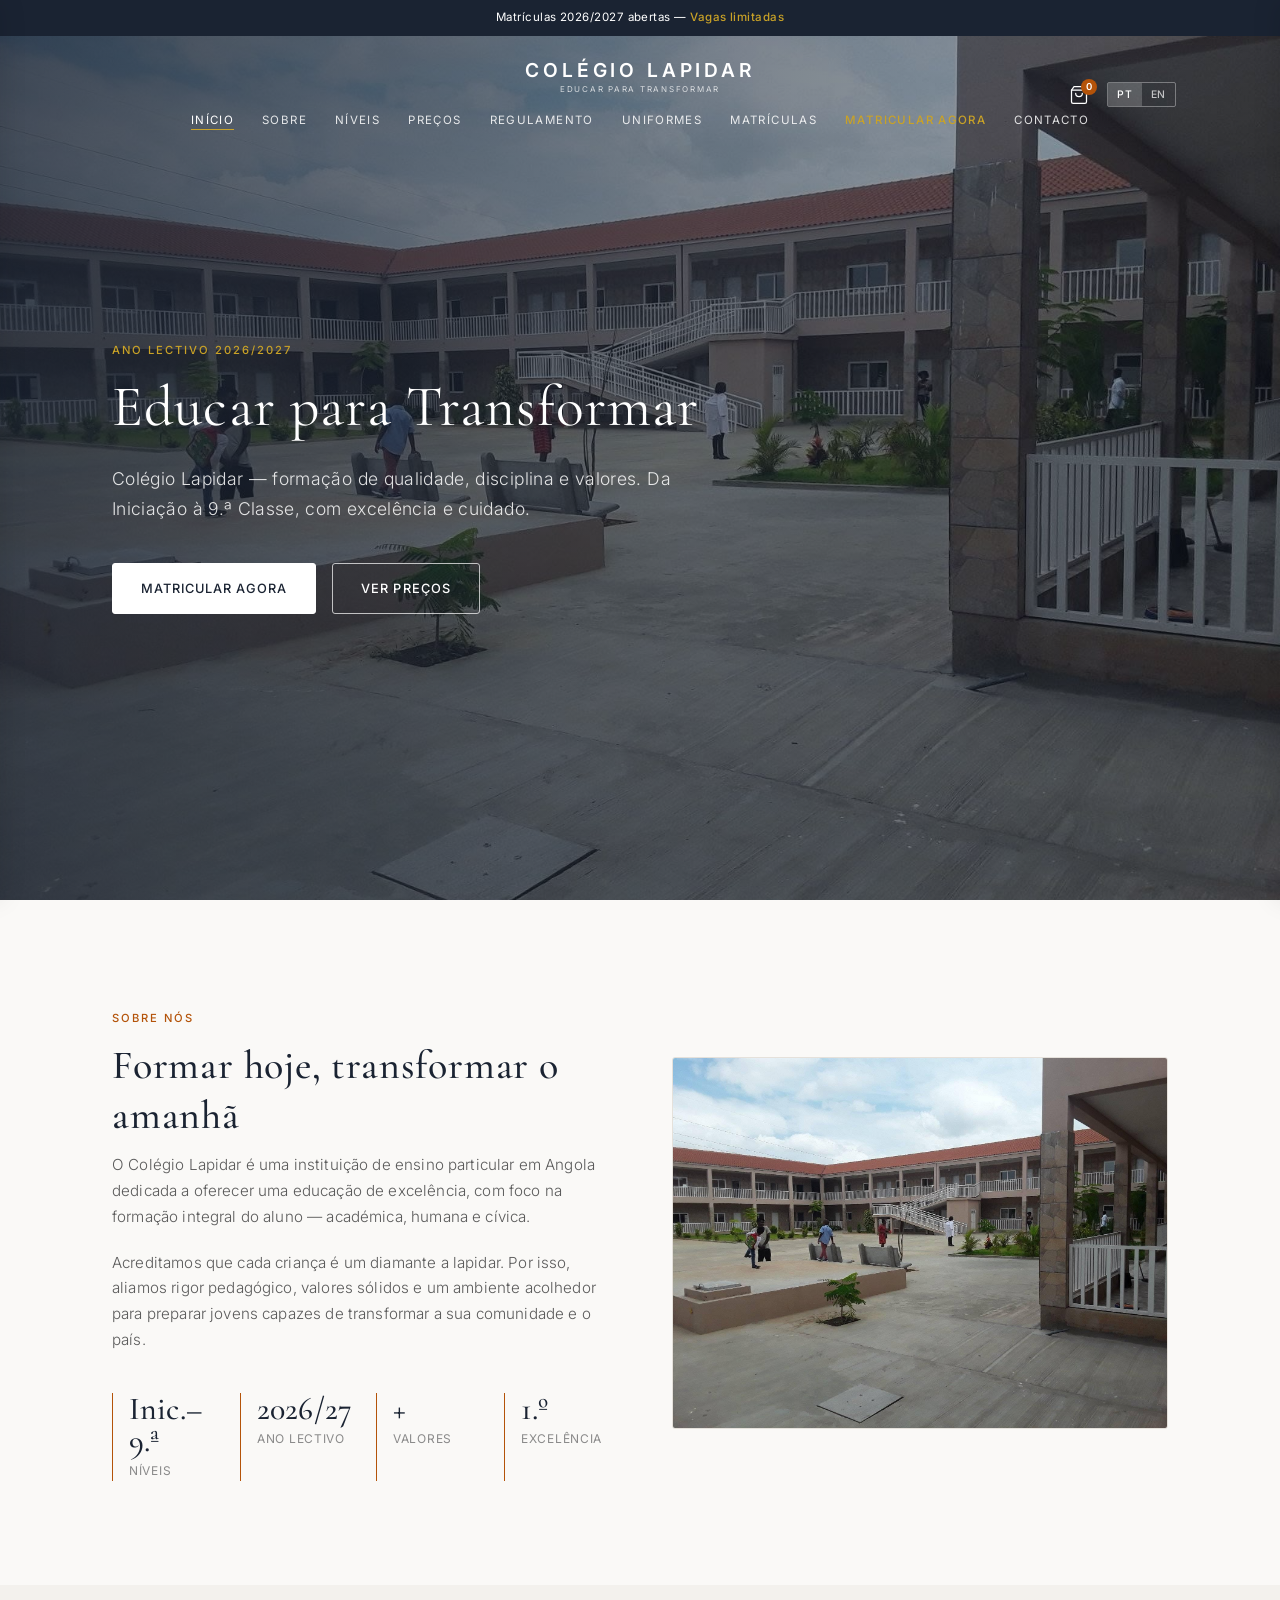
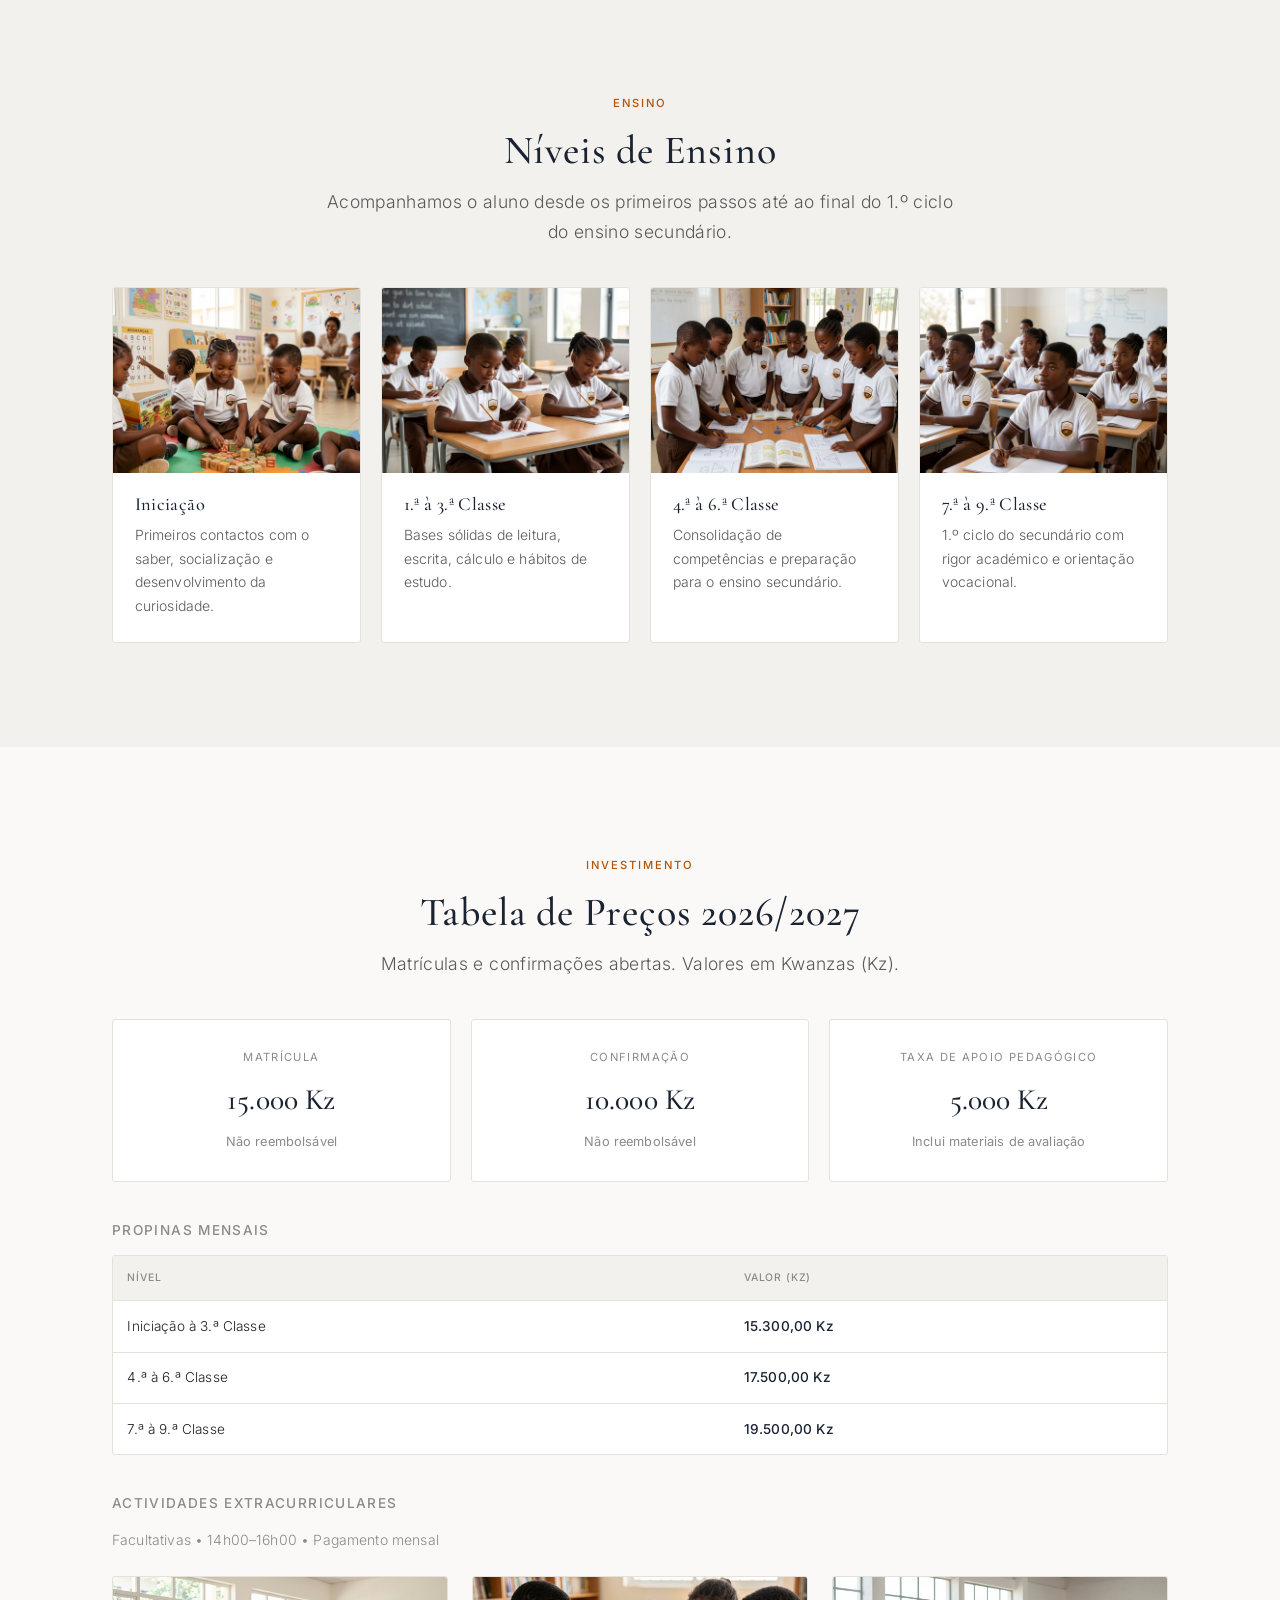
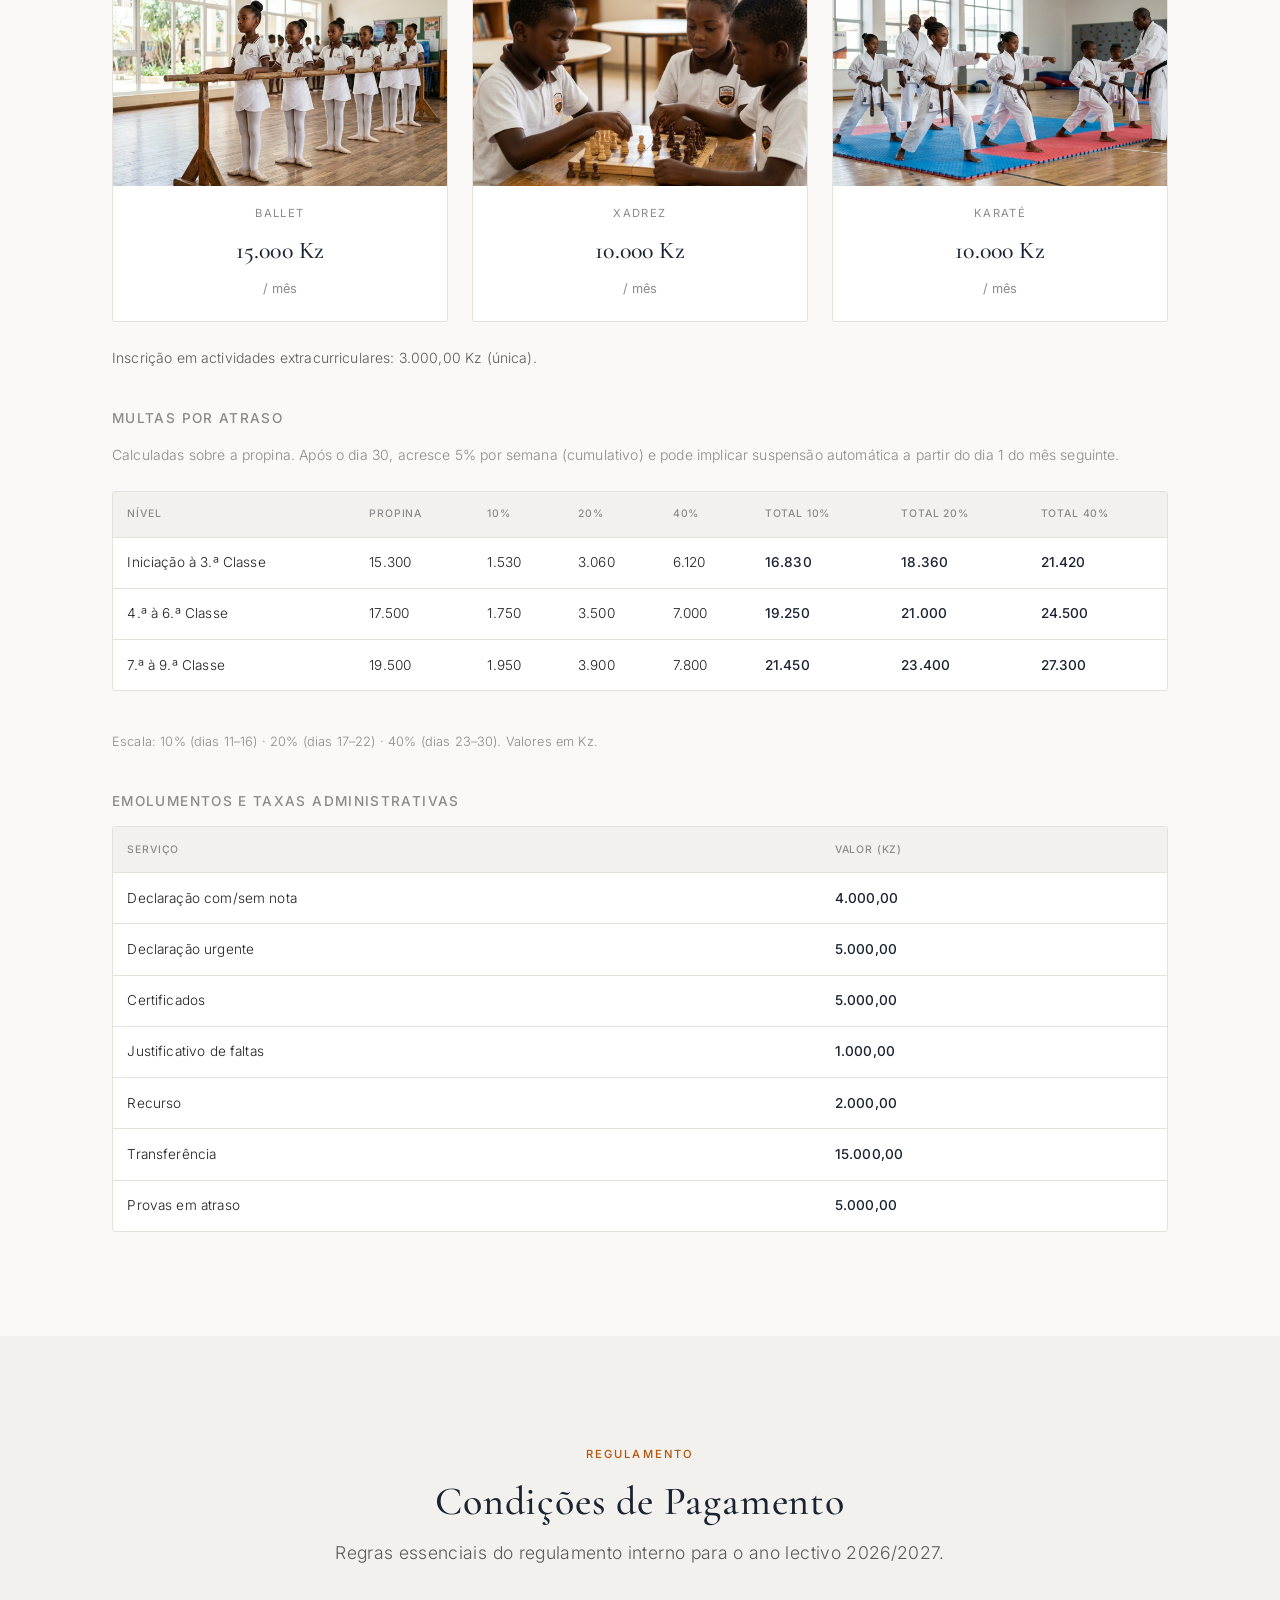
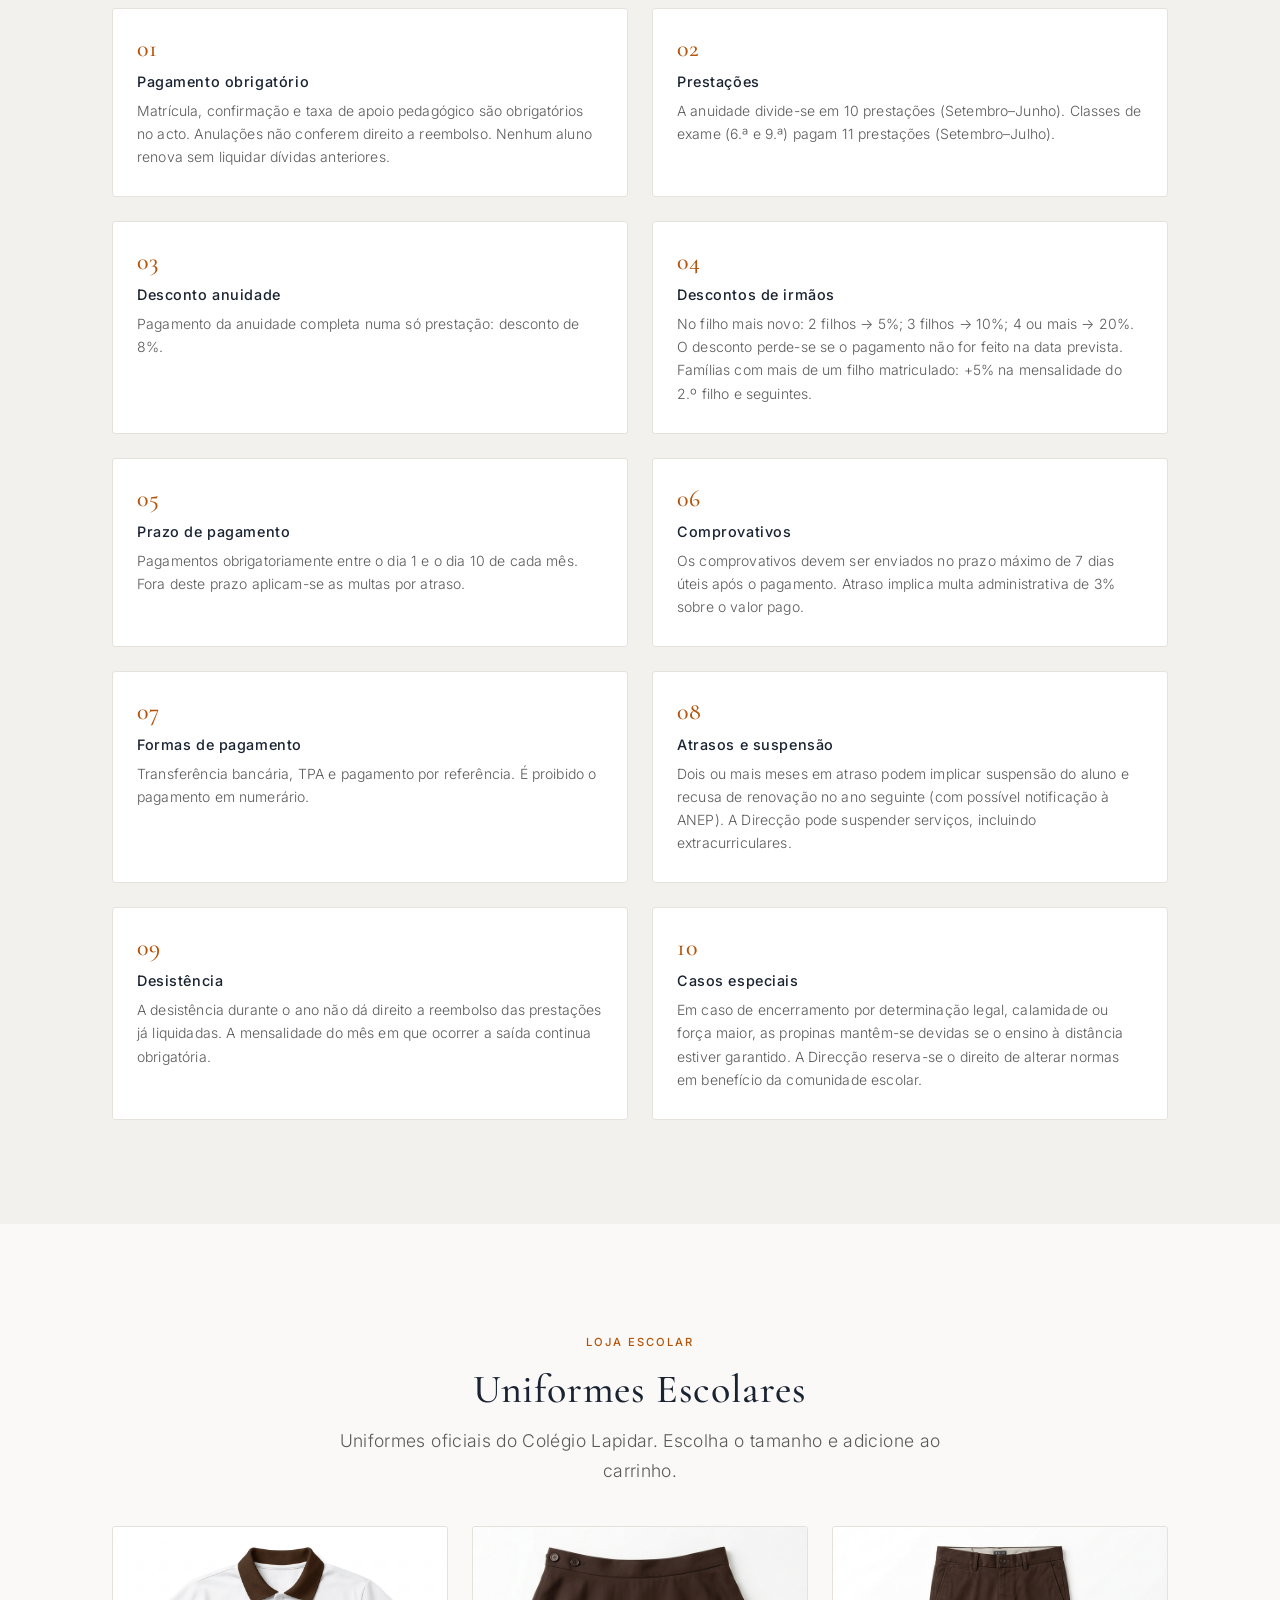
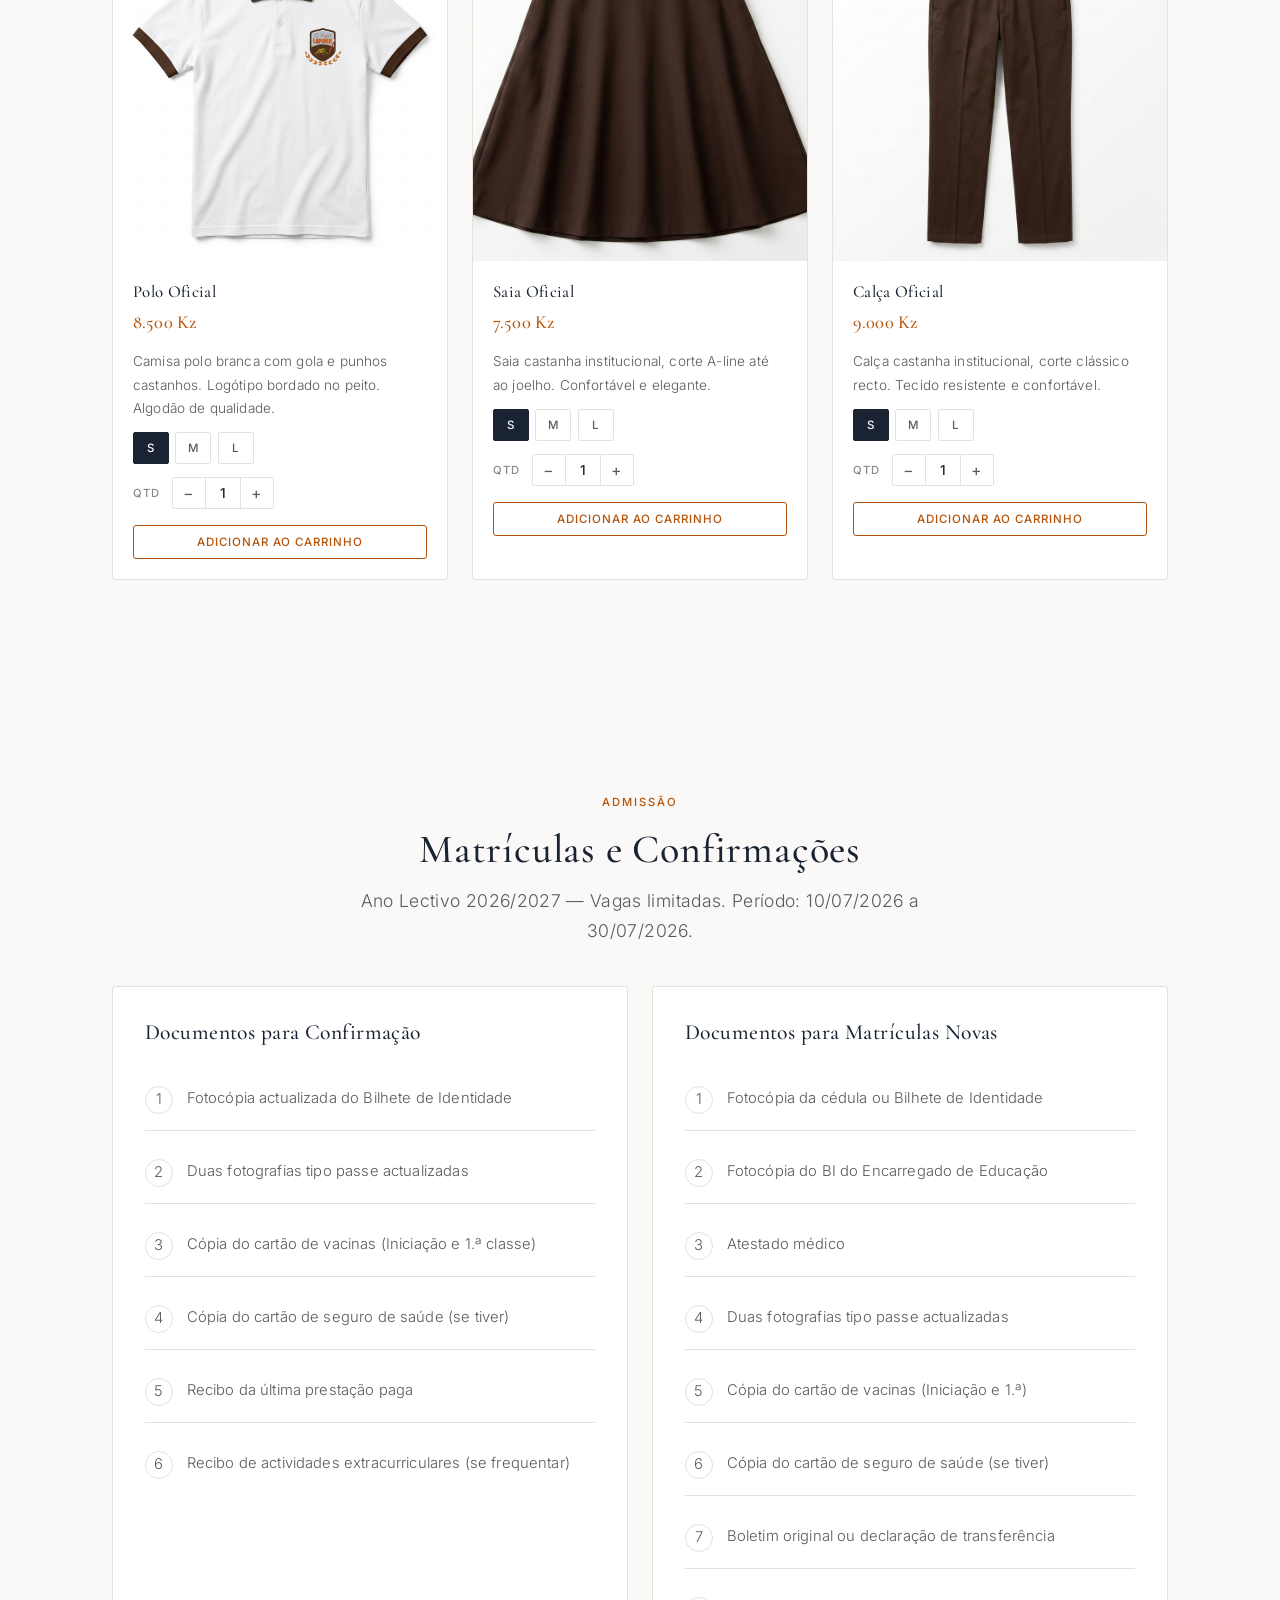
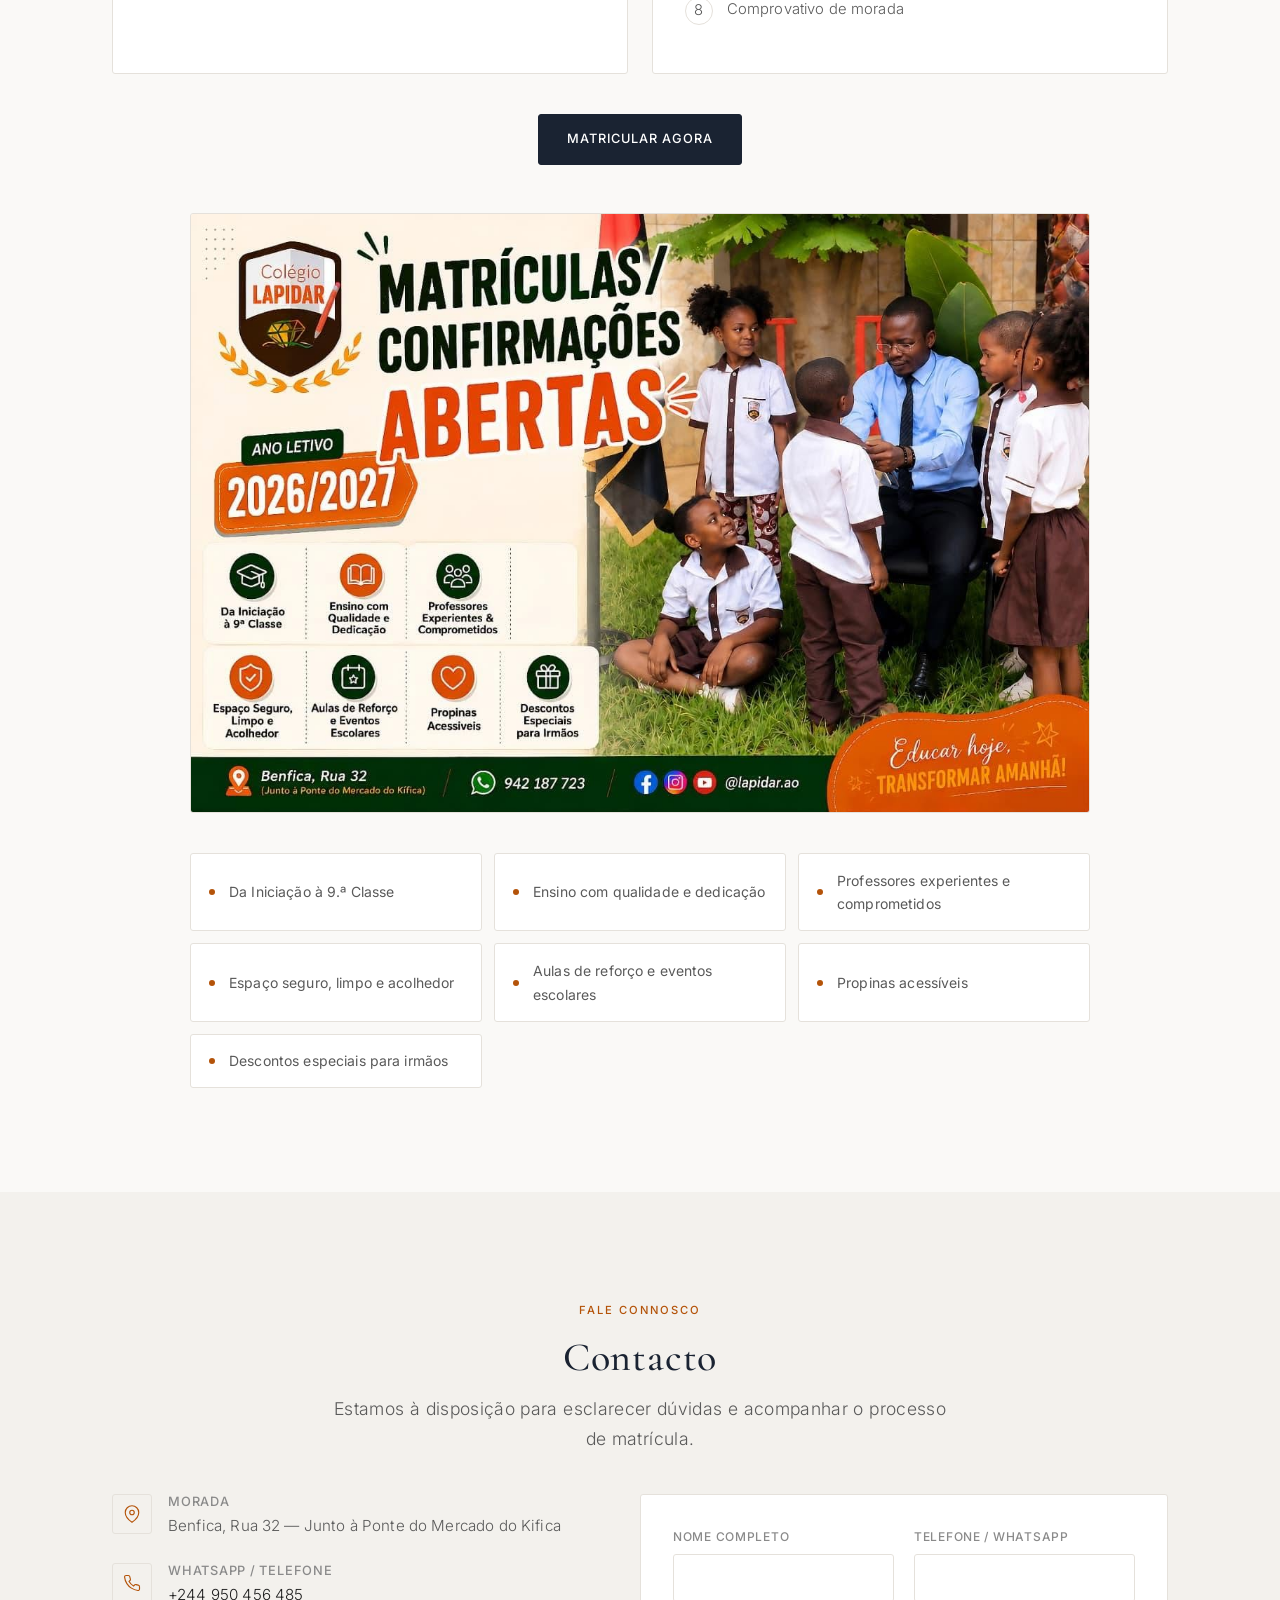
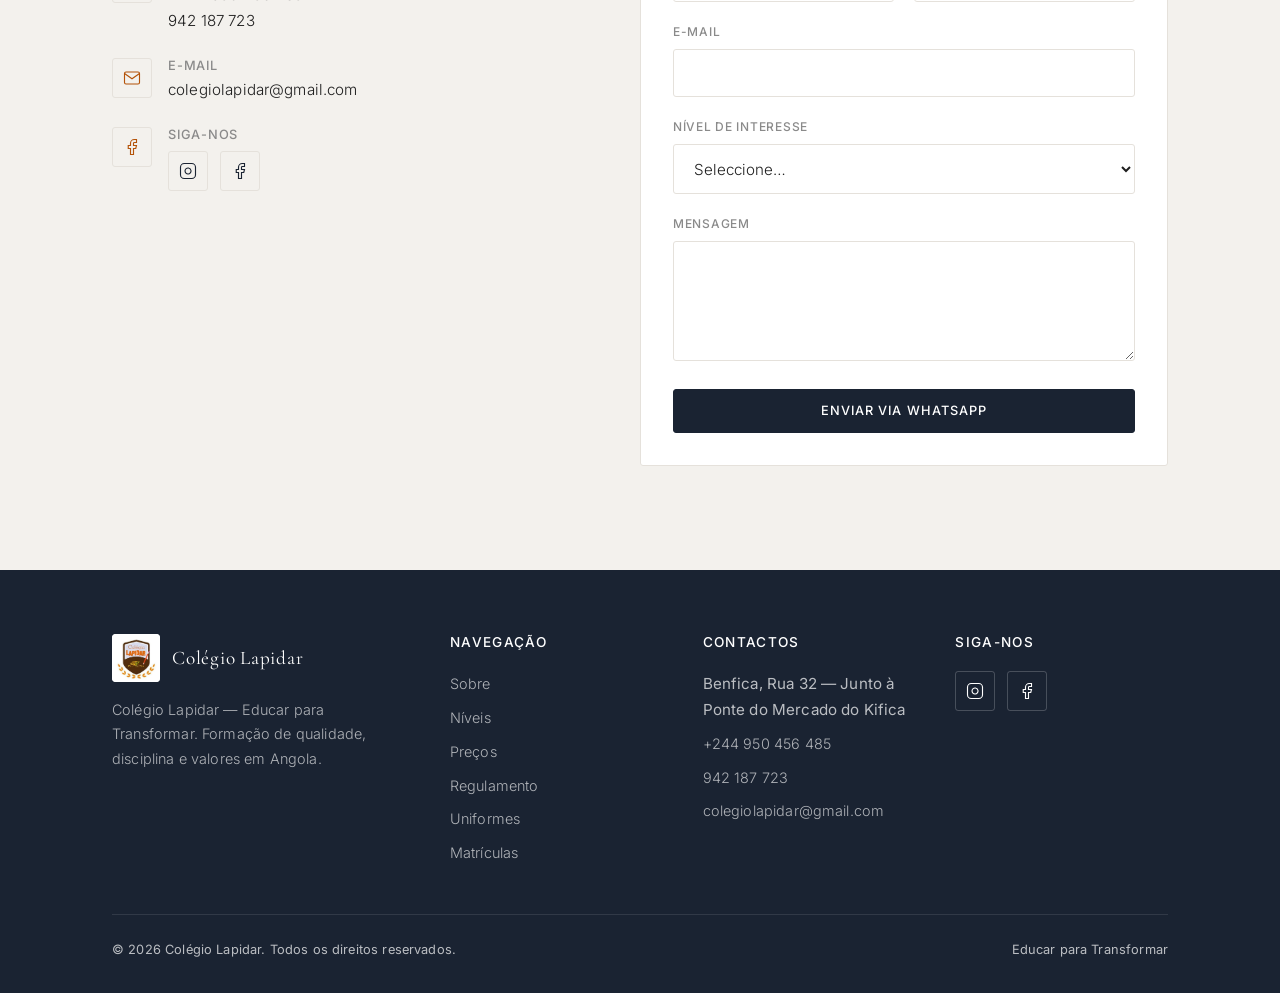
<file: colegio-lapidar/index.html>
<!DOCTYPE html>
<html lang="pt">
<head>
  <meta charset="UTF-8" />
  <meta name="viewport" content="width=device-width, initial-scale=1.0" />
  <meta name="description" content="Colégio Lapidar — Educar para Transformar. Ensino de qualidade da Iniciação à 9.ª Classe em Angola. Matrículas 2026/2027 abertas." />
  <meta name="theme-color" content="#1a2332" />
  <title>Colégio Lapidar | Educar para Transformar</title>

  <!-- Fonts -->
  <link rel="preconnect" href="https://fonts.googleapis.com" />
  <link rel="preconnect" href="https://fonts.gstatic.com" crossorigin />
  <link href="https://fonts.googleapis.com/css2?family=Cormorant+Garamond:ital,wght@0,400;0,500;0,600;1,400&family=Inter:wght@300;400;500&display=swap" rel="stylesheet" />

  <link rel="stylesheet" href="css/style.css" />
  <link rel="icon" type="image/png" href="assets/images/logo.png" />
  <link rel="apple-touch-icon" href="assets/images/logo.png" />
</head>
<body>

  <!-- Overlay for mobile menu / cart drawer -->
  <div class="overlay" aria-hidden="true"></div>

  <!-- Mini cart drawer (right) -->
  <aside class="cart-drawer" id="cart-drawer" aria-label="Carrinho" aria-hidden="true">
    <div class="cart-drawer-header">
      <h2 class="cart-drawer-title" data-i18n="cart_drawer_title">O seu carrinho</h2>
      <button type="button" class="cart-drawer-close" id="cart-drawer-close" aria-label="Fechar">&times;</button>
    </div>
    <div class="cart-drawer-body">
      <div id="drawer-cart-items" class="cart-items"></div>
      <div id="drawer-cart-empty" class="cart-empty" data-i18n="cart_empty">O seu carrinho está vazio. Adicione uniformes na loja.</div>
    </div>
    <div class="cart-drawer-footer" id="drawer-cart-footer" hidden>
      <div class="cart-total-row">
        <span data-i18n="cart_total">Total</span>
        <strong id="drawer-cart-total">0 Kz</strong>
      </div>
      <a href="checkout.html" class="btn btn-primary btn-block" data-i18n="cart_checkout">Finalizar encomenda</a>
      <button type="button" class="btn btn-sm cart-clear" id="drawer-cart-clear" data-i18n="cart_clear">Limpar carrinho</button>
    </div>
  </aside>

  <!-- Announcement bar -->
  <a href="#matriculas" class="announce-bar" role="status">
    <div class="announce-inner">
      <span data-i18n-html="announce">Matrículas 2026/2027 abertas — <em>Vagas limitadas</em></span>
    </div>
  </a>

  <!-- ========== HEADER ========== -->
  <header class="header">
    <div class="header-inner">
      <!-- Mobile: hamburger left -->
      <button class="hamburger" aria-label="Menu" aria-expanded="false">
        <span></span>
        <span></span>
        <span></span>
      </button>

      <!-- Brand (text only, centered) -->
      <a href="#inicio" class="brand" aria-label="Colégio Lapidar">
        <span class="brand-name">Colégio Lapidar</span>
        <span class="brand-tagline">Educar para Transformar</span>
      </a>

      <!-- Desktop nav (below brand on large screens) -->
      <nav class="nav-desktop" aria-label="Navegação principal">
        <ul>
          <li><a href="#inicio" data-i18n="nav_home">Início</a></li>
          <li><a href="#sobre" data-i18n="nav_about">Sobre</a></li>
          <li><a href="#niveis" data-i18n="nav_levels">Níveis</a></li>
          <li><a href="#precos" data-i18n="nav_prices">Preços</a></li>
          <li><a href="#regulamento" data-i18n="nav_rules">Regulamento</a></li>
          <li><a href="#uniformes" data-i18n="nav_products">Uniformes</a></li>
          <li><a href="#matriculas" data-i18n="nav_enroll">Matrículas</a></li>
          <li><a href="inscricao.html" class="nav-cta" data-i18n="nav_apply">Matricular agora</a></li>
          <li><a href="#contacto" data-i18n="nav_contact">Contacto</a></li>
        </ul>
      </nav>

      <!-- Right actions (cart + lang) -->
      <div class="header-actions">
        <a href="checkout.html" class="cart-btn" aria-label="Carrinho">
          <svg width="20" height="20" viewBox="0 0 24 24" fill="none" stroke="currentColor" stroke-width="1.5" stroke-linecap="round" stroke-linejoin="round" aria-hidden="true">
            <path d="M6 2L3 6v14a2 2 0 002 2h14a2 2 0 002-2V6l-3-4z"/>
            <line x1="3" y1="6" x2="21" y2="6"/>
            <path d="M16 10a4 4 0 01-8 0"/>
          </svg>
          <span class="cart-badge" id="cart-badge" hidden>0</span>
        </a>
        <div class="lang-toggle" role="group" aria-label="Language">
          <button type="button" class="lang-btn active" data-lang="pt">PT</button>
          <button type="button" class="lang-btn" data-lang="en">EN</button>
        </div>
      </div>
    </div>
  </header>

  <!-- Mobile drawer (slides from left) -->
  <nav class="nav-mobile" aria-label="Menu móvel">
    <div class="nav-mobile-header">
      <span class="nav-mobile-brand">Colégio Lapidar</span>
      <button class="nav-mobile-close" aria-label="Fechar menu">&times;</button>
    </div>
    <ul>
      <li><a href="#inicio" data-i18n="nav_home">Início</a></li>
      <li><a href="#sobre" data-i18n="nav_about">Sobre</a></li>
      <li><a href="#niveis" data-i18n="nav_levels">Níveis</a></li>
      <li><a href="#precos" data-i18n="nav_prices">Preços</a></li>
      <li><a href="#regulamento" data-i18n="nav_rules">Regulamento</a></li>
      <li><a href="#uniformes" data-i18n="nav_products">Uniformes</a></li>
      <li><a href="checkout.html" data-i18n="nav_checkout">Carrinho</a></li>
      <li><a href="#matriculas" data-i18n="nav_enroll">Matrículas</a></li>
      <li><a href="inscricao.html" class="nav-cta" data-i18n="nav_apply">Matricular agora</a></li>
      <li><a href="#contacto" data-i18n="nav_contact">Contacto</a></li>
    </ul>
  </nav>

  <main>
    <!-- ========== HERO ========== -->
    <section class="hero" id="inicio">
      <div class="hero-bg">
        <img src="assets/images/campus.jpg" alt="Campus do Colégio Lapidar" />
        <div class="hero-overlay"></div>
      </div>
      <div class="container">
        <div class="hero-content">
          <span class="section-label" data-i18n="hero_label">Ano Lectivo 2026/2027</span>
          <h1 data-i18n="hero_title">Educar para Transformar</h1>
          <p class="lead" data-i18n="hero_lead">Colégio Lapidar — formação de qualidade, disciplina e valores. Da Iniciação à 9.ª Classe, com excelência e cuidado.</p>
          <div class="hero-ctas">
            <a href="inscricao.html" class="btn btn-primary" data-i18n="hero_cta1">Matricular Agora</a>
            <a href="#precos" class="btn" data-i18n="hero_cta2">Ver Preços</a>
          </div>
        </div>
      </div>
    </section>

    <!-- ========== ABOUT ========== -->
    <section id="sobre">
      <div class="container">
        <div class="about-grid">
          <div class="about-text">
            <span class="section-label" data-i18n="about_label">Sobre Nós</span>
            <h2 data-i18n="about_title">Formar hoje, transformar o amanhã</h2>
            <p data-i18n="about_p1">O Colégio Lapidar é uma instituição de ensino particular em Angola dedicada a oferecer uma educação de excelência, com foco na formação integral do aluno — académica, humana e cívica.</p>
            <p data-i18n="about_p2">Acreditamos que cada criança é um diamante a lapidar. Por isso, aliamos rigor pedagógico, valores sólidos e um ambiente acolhedor para preparar jovens capazes de transformar a sua comunidade e o país.</p>
            <div class="stats">
              <div class="stat">
                <div class="stat-num">Inic.–9.ª</div>
                <div class="stat-label" data-i18n="about_stat1">Níveis</div>
              </div>
              <div class="stat">
                <div class="stat-num">2026/27</div>
                <div class="stat-label" data-i18n="about_stat2">Ano Lectivo</div>
              </div>
              <div class="stat">
                <div class="stat-num">+</div>
                <div class="stat-label" data-i18n="about_stat3">Valores</div>
              </div>
              <div class="stat">
                <div class="stat-num">1.º</div>
                <div class="stat-label" data-i18n="about_stat4">Excelência</div>
              </div>
            </div>
          </div>
          <div>
            <img src="assets/images/campus.jpg" alt="Pátio do Colégio Lapidar" style="border: 1px solid var(--border); border-radius: 3px; width: 100%; aspect-ratio: 4/3; object-fit: cover;" />
          </div>
        </div>
      </div>
    </section>

    <!-- ========== LEVELS ========== -->
    <section id="niveis" class="section-alt">
      <div class="container">
        <div class="text-center mb-4">
          <span class="section-label" data-i18n="levels_label">Ensino</span>
          <h2 data-i18n="levels_title">Níveis de Ensino</h2>
          <p class="lead" style="margin: 0 auto;" data-i18n="levels_lead">Acompanhamos o aluno desde os primeiros passos até ao final do 1.º ciclo do ensino secundário.</p>
        </div>
        <div class="grid-4">
          <article class="card level-card">
            <div class="card-img">
              <img src="assets/images/nivel-iniciacao.jpg" alt="Iniciação — Colégio Lapidar" loading="lazy" />
            </div>
            <div class="level-body">
              <h3 data-i18n="level1_title">Iniciação</h3>
              <p data-i18n="level1_desc">Primeiros contactos com o saber, socialização e desenvolvimento da curiosidade.</p>
            </div>
          </article>
          <article class="card level-card">
            <div class="card-img">
              <img src="assets/images/nivel-1-3.jpg" alt="1.ª à 3.ª Classe — Colégio Lapidar" loading="lazy" />
            </div>
            <div class="level-body">
              <h3 data-i18n="level2_title">1.ª à 3.ª Classe</h3>
              <p data-i18n="level2_desc">Bases sólidas de leitura, escrita, cálculo e hábitos de estudo.</p>
            </div>
          </article>
          <article class="card level-card">
            <div class="card-img">
              <img src="assets/images/nivel-4-6.jpg" alt="4.ª à 6.ª Classe — Colégio Lapidar" loading="lazy" />
            </div>
            <div class="level-body">
              <h3 data-i18n="level3_title">4.ª à 6.ª Classe</h3>
              <p data-i18n="level3_desc">Consolidação de competências e preparação para o ensino secundário.</p>
            </div>
          </article>
          <article class="card level-card">
            <div class="card-img">
              <img src="assets/images/nivel-7-9.jpg" alt="7.ª à 9.ª Classe — Colégio Lapidar" loading="lazy" />
            </div>
            <div class="level-body">
              <h3 data-i18n="level4_title">7.ª à 9.ª Classe</h3>
              <p data-i18n="level4_desc">1.º ciclo do secundário com rigor académico e orientação vocacional.</p>
            </div>
          </article>
        </div>
      </div>
    </section>

    <!-- ========== PRICES ========== -->
    <section id="precos">
      <div class="container">
        <div class="text-center mb-4">
          <span class="section-label" data-i18n="prices_label">Investimento</span>
          <h2 data-i18n="prices_title">Tabela de Preços 2026/2027</h2>
          <p class="lead" style="margin: 0 auto;" data-i18n="prices_lead">Matrículas e confirmações abertas. Valores em Kwanzas (Kz).</p>
        </div>

        <!-- Taxas -->
        <div class="price-cards">
          <div class="price-card">
            <div class="label" data-i18n="tax_mat">Matrícula</div>
            <div class="amount">15.000 Kz</div>
            <div class="note">Não reembolsável</div>
          </div>
          <div class="price-card">
            <div class="label" data-i18n="tax_conf">Confirmação</div>
            <div class="amount">10.000 Kz</div>
            <div class="note">Não reembolsável</div>
          </div>
          <div class="price-card">
            <div class="label" data-i18n="tax_apoio">Taxa de Apoio Pedagógico</div>
            <div class="amount">5.000 Kz</div>
            <div class="note">Inclui materiais de avaliação</div>
          </div>
        </div>

        <!-- Propinas -->
        <h3 class="mb-2" style="font-family: var(--font-sans); font-size: 0.85rem; letter-spacing: 0.1em; text-transform: uppercase; color: var(--text-muted);" data-i18n="prop_title">Propinas Mensais</h3>
        <div class="price-table-wrap mb-4">
          <table class="price-table">
            <thead>
              <tr>
                <th data-i18n="prop_col1">Nível</th>
                <th data-i18n="prop_col2">Valor (Kz)</th>
              </tr>
            </thead>
            <tbody>
              <tr>
                <td data-i18n="prop1">Iniciação à 3.ª Classe</td>
                <td class="price">15.300,00 Kz</td>
              </tr>
              <tr>
                <td data-i18n="prop2">4.ª à 6.ª Classe</td>
                <td class="price">17.500,00 Kz</td>
              </tr>
              <tr>
                <td data-i18n="prop3">7.ª à 9.ª Classe</td>
                <td class="price">19.500,00 Kz</td>
              </tr>
            </tbody>
          </table>
        </div>

        <!-- Extracurriculares -->
        <h3 class="mb-2" style="font-family: var(--font-sans); font-size: 0.85rem; letter-spacing: 0.1em; text-transform: uppercase; color: var(--text-muted);" data-i18n="extra_title">Actividades Extracurriculares</h3>
        <p class="mb-3" style="font-size: 0.875rem; color: var(--text-muted); font-weight: 300;" data-i18n="extra_note">Facultativas • 14h00–16h00 • Pagamento mensal</p>
        <div class="grid-3 mb-3">
          <article class="price-card price-card-media">
            <div class="card-img">
              <img src="assets/images/extra-ballet.jpg" alt="Ballet — Colégio Lapidar" loading="lazy" />
            </div>
            <div class="price-card-body">
              <div class="label" data-i18n="extra1">Ballet</div>
              <div class="amount">15.000 Kz</div>
              <div class="note" data-i18n="extra_month">/ mês</div>
            </div>
          </article>
          <article class="price-card price-card-media">
            <div class="card-img">
              <img src="assets/images/extra-xadrez.jpg" alt="Xadrez — Colégio Lapidar" loading="lazy" />
            </div>
            <div class="price-card-body">
              <div class="label" data-i18n="extra2">Xadrez</div>
              <div class="amount">10.000 Kz</div>
              <div class="note" data-i18n="extra_month">/ mês</div>
            </div>
          </article>
          <article class="price-card price-card-media">
            <div class="card-img">
              <img src="assets/images/extra-karate.jpg" alt="Karaté — Colégio Lapidar" loading="lazy" />
            </div>
            <div class="price-card-body">
              <div class="label" data-i18n="extra3">Karaté</div>
              <div class="amount">10.000 Kz</div>
              <div class="note" data-i18n="extra_month">/ mês</div>
            </div>
          </article>
        </div>
        <p class="mb-4" style="font-size: 0.875rem; color: var(--text-soft); font-weight: 300;" data-i18n="extra_insc">Inscrição em actividades extracurriculares: <strong>3.000,00 Kz</strong> (única).</p>

        <!-- Multas por atraso -->
        <h3 class="mb-2" style="font-family: var(--font-sans); font-size: 0.85rem; letter-spacing: 0.1em; text-transform: uppercase; color: var(--text-muted);" data-i18n="fine_title">Multas por Atraso</h3>
        <p class="mb-3" style="font-size: 0.875rem; color: var(--text-muted); font-weight: 300;" data-i18n="fine_note">Calculadas sobre a propina. Após o dia 30, acresce 5% por semana (cumulativo) e pode implicar suspensão automática a partir do dia 1 do mês seguinte.</p>
        <div class="price-table-wrap mb-4">
          <table class="price-table price-table-wide">
            <thead>
              <tr>
                <th data-i18n="fine_col1">Nível</th>
                <th data-i18n="fine_col2">Propina</th>
                <th>10%</th>
                <th>20%</th>
                <th>40%</th>
                <th data-i18n="fine_col3">Total 10%</th>
                <th data-i18n="fine_col4">Total 20%</th>
                <th data-i18n="fine_col5">Total 40%</th>
              </tr>
            </thead>
            <tbody>
              <tr>
                <td data-i18n="prop1">Iniciação à 3.ª Classe</td>
                <td>15.300</td>
                <td>1.530</td>
                <td>3.060</td>
                <td>6.120</td>
                <td class="price">16.830</td>
                <td class="price">18.360</td>
                <td class="price">21.420</td>
              </tr>
              <tr>
                <td data-i18n="prop2">4.ª à 6.ª Classe</td>
                <td>17.500</td>
                <td>1.750</td>
                <td>3.500</td>
                <td>7.000</td>
                <td class="price">19.250</td>
                <td class="price">21.000</td>
                <td class="price">24.500</td>
              </tr>
              <tr>
                <td data-i18n="prop3">7.ª à 9.ª Classe</td>
                <td>19.500</td>
                <td>1.950</td>
                <td>3.900</td>
                <td>7.800</td>
                <td class="price">21.450</td>
                <td class="price">23.400</td>
                <td class="price">27.300</td>
              </tr>
            </tbody>
          </table>
        </div>
        <p class="mb-4" style="font-size: 0.8rem; color: var(--text-muted); font-weight: 300;" data-i18n="fine_scale">Escala: 10% (dias 11–16) · 20% (dias 17–22) · 40% (dias 23–30). Valores em Kz.</p>

        <!-- Emolumentos -->
        <h3 class="mb-2" style="font-family: var(--font-sans); font-size: 0.85rem; letter-spacing: 0.1em; text-transform: uppercase; color: var(--text-muted);" data-i18n="emo_title">Emolumentos e Taxas Administrativas</h3>
        <div class="price-table-wrap">
          <table class="price-table">
            <thead>
              <tr>
                <th data-i18n="emo_col1">Serviço</th>
                <th data-i18n="emo_col2">Valor (Kz)</th>
              </tr>
            </thead>
            <tbody>
              <tr>
                <td data-i18n="emo1">Declaração com/sem nota</td>
                <td class="price">4.000,00</td>
              </tr>
              <tr>
                <td data-i18n="emo2">Declaração urgente</td>
                <td class="price">5.000,00</td>
              </tr>
              <tr>
                <td data-i18n="emo3">Certificados</td>
                <td class="price">5.000,00</td>
              </tr>
              <tr>
                <td data-i18n="emo4">Justificativo de faltas</td>
                <td class="price">1.000,00</td>
              </tr>
              <tr>
                <td data-i18n="emo5">Recurso</td>
                <td class="price">2.000,00</td>
              </tr>
              <tr>
                <td data-i18n="emo6">Transferência</td>
                <td class="price">15.000,00</td>
              </tr>
              <tr>
                <td data-i18n="emo7">Provas em atraso</td>
                <td class="price">5.000,00</td>
              </tr>
            </tbody>
          </table>
        </div>
      </div>
    </section>

    <!-- ========== REGULAMENTO / PAGAMENTO ========== -->
    <section id="regulamento" class="section-alt">
      <div class="container">
        <div class="text-center mb-4">
          <span class="section-label" data-i18n="reg_label">Regulamento</span>
          <h2 data-i18n="reg_title">Condições de Pagamento</h2>
          <p class="lead" style="margin: 0 auto;" data-i18n="reg_lead">Regras essenciais do regulamento interno para o ano lectivo 2026/2027.</p>
        </div>

        <div class="rules-grid">
          <article class="rule-card">
            <div class="rule-num">01</div>
            <h3 data-i18n="reg1_title">Pagamento obrigatório</h3>
            <p data-i18n="reg1_desc">Matrícula, confirmação e taxa de apoio pedagógico são obrigatórios no acto. Anulações não conferem direito a reembolso. Nenhum aluno renova sem liquidar dívidas anteriores.</p>
          </article>
          <article class="rule-card">
            <div class="rule-num">02</div>
            <h3 data-i18n="reg2_title">Prestações</h3>
            <p data-i18n="reg2_desc">A anuidade divide-se em 10 prestações (Setembro–Junho). Classes de exame (6.ª e 9.ª) pagam 11 prestações (Setembro–Julho).</p>
          </article>
          <article class="rule-card">
            <div class="rule-num">03</div>
            <h3 data-i18n="reg3_title">Desconto anuidade</h3>
            <p data-i18n="reg3_desc">Pagamento da anuidade completa numa só prestação: desconto de 8%.</p>
          </article>
          <article class="rule-card">
            <div class="rule-num">04</div>
            <h3 data-i18n="reg4_title">Descontos de irmãos</h3>
            <p data-i18n="reg4_desc">No filho mais novo: 2 filhos → 5%; 3 filhos → 10%; 4 ou mais → 20%. O desconto perde-se se o pagamento não for feito na data prevista. Famílias com mais de um filho matriculado: +5% na mensalidade do 2.º filho e seguintes.</p>
          </article>
          <article class="rule-card">
            <div class="rule-num">05</div>
            <h3 data-i18n="reg5_title">Prazo de pagamento</h3>
            <p data-i18n="reg5_desc">Pagamentos obrigatoriamente entre o dia 1 e o dia 10 de cada mês. Fora deste prazo aplicam-se as multas por atraso.</p>
          </article>
          <article class="rule-card">
            <div class="rule-num">06</div>
            <h3 data-i18n="reg6_title">Comprovativos</h3>
            <p data-i18n="reg6_desc">Os comprovativos devem ser enviados no prazo máximo de 7 dias úteis após o pagamento. Atraso implica multa administrativa de 3% sobre o valor pago.</p>
          </article>
          <article class="rule-card">
            <div class="rule-num">07</div>
            <h3 data-i18n="reg7_title">Formas de pagamento</h3>
            <p data-i18n="reg7_desc">Transferência bancária, TPA e pagamento por referência. É proibido o pagamento em numerário.</p>
          </article>
          <article class="rule-card">
            <div class="rule-num">08</div>
            <h3 data-i18n="reg8_title">Atrasos e suspensão</h3>
            <p data-i18n="reg8_desc">Dois ou mais meses em atraso podem implicar suspensão do aluno e recusa de renovação no ano seguinte (com possível notificação à ANEP). A Direcção pode suspender serviços, incluindo extracurriculares.</p>
          </article>
          <article class="rule-card">
            <div class="rule-num">09</div>
            <h3 data-i18n="reg9_title">Desistência</h3>
            <p data-i18n="reg9_desc">A desistência durante o ano não dá direito a reembolso das prestações já liquidadas. A mensalidade do mês em que ocorrer a saída continua obrigatória.</p>
          </article>
          <article class="rule-card">
            <div class="rule-num">10</div>
            <h3 data-i18n="reg10_title">Casos especiais</h3>
            <p data-i18n="reg10_desc">Em caso de encerramento por determinação legal, calamidade ou força maior, as propinas mantêm-se devidas se o ensino à distância estiver garantido. A Direcção reserva-se o direito de alterar normas em benefício da comunidade escolar.</p>
          </article>
        </div>
      </div>
    </section>

    <!-- ========== UNIFORMS / PRODUCTS ========== -->
    <section id="uniformes">
      <div class="container">
        <div class="text-center mb-4">
          <span class="section-label" data-i18n="products_label">Loja Escolar</span>
          <h2 data-i18n="products_title">Uniformes Escolares</h2>
          <p class="lead" style="margin: 0 auto;" data-i18n="products_lead">Uniformes oficiais do Colégio Lapidar. Escolha o tamanho e adicione ao carrinho.</p>
        </div>
        <div class="grid-3">
          <article class="product-card" data-id="polo" data-name="Polo Oficial" data-price="8500" data-name-en="Official Polo">
            <div class="card-img">
              <img src="assets/images/uniforme-polo.jpg" alt="Polo oficial Colégio Lapidar" loading="lazy" />
            </div>
            <div class="product-info">
              <h3 data-i18n="prod1_title">Polo Oficial</h3>
              <div class="product-price">8.500 Kz</div>
              <p data-i18n="prod1_desc">Camisa polo branca com gola e punhos castanhos. Logótipo bordado no peito. Algodão de qualidade.</p>
              <div class="size-picker" role="group" aria-label="Tamanho">
                <button type="button" class="size-btn active" data-size="S">S</button>
                <button type="button" class="size-btn" data-size="M">M</button>
                <button type="button" class="size-btn" data-size="L">L</button>
              </div>
              <div class="qty-row">
                <label class="qty-label" data-i18n="qty_label">Qtd</label>
                <div class="qty-controls">
                  <button type="button" class="qty-btn qty-minus" aria-label="Menos">−</button>
                  <input type="number" class="qty-input" value="1" min="1" max="20" readonly />
                  <button type="button" class="qty-btn qty-plus" aria-label="Mais">+</button>
                </div>
              </div>
              <button type="button" class="btn btn-sm btn-accent btn-add-cart" data-i18n="prod_add">Adicionar ao carrinho</button>
            </div>
          </article>
          <article class="product-card" data-id="saia" data-name="Saia Oficial" data-price="7500" data-name-en="Official Skirt">
            <div class="card-img">
              <img src="assets/images/uniforme-saia.jpg" alt="Saia oficial Colégio Lapidar" loading="lazy" />
            </div>
            <div class="product-info">
              <h3 data-i18n="prod2_title">Saia Oficial</h3>
              <div class="product-price">7.500 Kz</div>
              <p data-i18n="prod2_desc">Saia castanha institucional, corte A-line até ao joelho. Confortável e elegante.</p>
              <div class="size-picker" role="group" aria-label="Tamanho">
                <button type="button" class="size-btn active" data-size="S">S</button>
                <button type="button" class="size-btn" data-size="M">M</button>
                <button type="button" class="size-btn" data-size="L">L</button>
              </div>
              <div class="qty-row">
                <label class="qty-label" data-i18n="qty_label">Qtd</label>
                <div class="qty-controls">
                  <button type="button" class="qty-btn qty-minus" aria-label="Menos">−</button>
                  <input type="number" class="qty-input" value="1" min="1" max="20" readonly />
                  <button type="button" class="qty-btn qty-plus" aria-label="Mais">+</button>
                </div>
              </div>
              <button type="button" class="btn btn-sm btn-accent btn-add-cart" data-i18n="prod_add">Adicionar ao carrinho</button>
            </div>
          </article>
          <article class="product-card" data-id="calca" data-name="Calça Oficial" data-price="9000" data-name-en="Official Trousers">
            <div class="card-img">
              <img src="assets/images/uniforme-calca.jpg" alt="Calça oficial Colégio Lapidar" loading="lazy" />
            </div>
            <div class="product-info">
              <h3 data-i18n="prod3_title">Calça Oficial</h3>
              <div class="product-price">9.000 Kz</div>
              <p data-i18n="prod3_desc">Calça castanha institucional, corte clássico recto. Tecido resistente e confortável.</p>
              <div class="size-picker" role="group" aria-label="Tamanho">
                <button type="button" class="size-btn active" data-size="S">S</button>
                <button type="button" class="size-btn" data-size="M">M</button>
                <button type="button" class="size-btn" data-size="L">L</button>
              </div>
              <div class="qty-row">
                <label class="qty-label" data-i18n="qty_label">Qtd</label>
                <div class="qty-controls">
                  <button type="button" class="qty-btn qty-minus" aria-label="Menos">−</button>
                  <input type="number" class="qty-input" value="1" min="1" max="20" readonly />
                  <button type="button" class="qty-btn qty-plus" aria-label="Mais">+</button>
                </div>
              </div>
              <button type="button" class="btn btn-sm btn-accent btn-add-cart" data-i18n="prod_add">Adicionar ao carrinho</button>
            </div>
          </article>
        </div>
      </div>
    </section>

    <!-- ========== ENROLLMENT / DOCUMENTS ========== -->
    <section id="matriculas">
      <div class="container">
        <div class="text-center mb-4">
          <span class="section-label" data-i18n="enroll_label">Admissão</span>
          <h2 data-i18n="enroll_title">Matrículas e Confirmações</h2>
          <p class="lead" style="margin: 0 auto;" data-i18n="enroll_lead">Ano Lectivo 2026/2027 — Vagas limitadas. Período: 10/07/2026 a 30/07/2026.</p>
        </div>
        <div class="grid-2">
          <div class="card" style="padding: 2rem;">
            <h3 class="mb-3" data-i18n="docs_conf_title">Documentos para Confirmação</h3>
            <ul class="doc-list">
              <li class="doc-item"><span class="doc-num">1</span><span data-i18n="doc_conf1">Fotocópia actualizada do Bilhete de Identidade</span></li>
              <li class="doc-item"><span class="doc-num">2</span><span data-i18n="doc_conf2">Duas fotografias tipo passe actualizadas</span></li>
              <li class="doc-item"><span class="doc-num">3</span><span data-i18n="doc_conf3">Cópia do cartão de vacinas (Iniciação e 1.ª classe)</span></li>
              <li class="doc-item"><span class="doc-num">4</span><span data-i18n="doc_conf4">Cópia do cartão de seguro de saúde (se tiver)</span></li>
              <li class="doc-item"><span class="doc-num">5</span><span data-i18n="doc_conf5">Recibo da última prestação paga</span></li>
              <li class="doc-item"><span class="doc-num">6</span><span data-i18n="doc_conf6">Recibo de actividades extracurriculares (se frequentar)</span></li>
            </ul>
          </div>
          <div class="card" style="padding: 2rem;">
            <h3 class="mb-3" data-i18n="docs_new_title">Documentos para Matrículas Novas</h3>
            <ul class="doc-list">
              <li class="doc-item"><span class="doc-num">1</span><span data-i18n="doc_new1">Fotocópia da cédula ou Bilhete de Identidade</span></li>
              <li class="doc-item"><span class="doc-num">2</span><span data-i18n="doc_new2">Fotocópia do BI do Encarregado de Educação</span></li>
              <li class="doc-item"><span class="doc-num">3</span><span data-i18n="doc_new3">Atestado médico</span></li>
              <li class="doc-item"><span class="doc-num">4</span><span data-i18n="doc_new4">Duas fotografias tipo passe actualizadas</span></li>
              <li class="doc-item"><span class="doc-num">5</span><span data-i18n="doc_new5">Cópia do cartão de vacinas (Iniciação e 1.ª)</span></li>
              <li class="doc-item"><span class="doc-num">6</span><span data-i18n="doc_new6">Cópia do cartão de seguro de saúde (se tiver)</span></li>
              <li class="doc-item"><span class="doc-num">7</span><span data-i18n="doc_new7">Boletim original ou declaração de transferência</span></li>
              <li class="doc-item"><span class="doc-num">8</span><span data-i18n="doc_new8">Comprovativo de morada</span></li>
            </ul>
          </div>
        </div>
        <div class="text-center mt-2" style="margin-top: 2.5rem;">
          <a href="inscricao.html" class="btn btn-primary" data-i18n="hero_cta1">Matricular Agora</a>
        </div>

        <!-- Banner oficial de matrículas -->
        <div class="enroll-banner">
          <img src="assets/images/matriculas-banner.jpg" alt="Matrículas e Confirmações Abertas — Colégio Lapidar 2026/2027" loading="lazy" />
        </div>

        <!-- Destaques do colégio -->
        <div class="benefits-grid">
          <div class="benefit-item">
            <span class="benefit-mark" aria-hidden="true"></span>
            <span data-i18n="ben1">Da Iniciação à 9.ª Classe</span>
          </div>
          <div class="benefit-item">
            <span class="benefit-mark" aria-hidden="true"></span>
            <span data-i18n="ben2">Ensino com qualidade e dedicação</span>
          </div>
          <div class="benefit-item">
            <span class="benefit-mark" aria-hidden="true"></span>
            <span data-i18n="ben3">Professores experientes e comprometidos</span>
          </div>
          <div class="benefit-item">
            <span class="benefit-mark" aria-hidden="true"></span>
            <span data-i18n="ben4">Espaço seguro, limpo e acolhedor</span>
          </div>
          <div class="benefit-item">
            <span class="benefit-mark" aria-hidden="true"></span>
            <span data-i18n="ben5">Aulas de reforço e eventos escolares</span>
          </div>
          <div class="benefit-item">
            <span class="benefit-mark" aria-hidden="true"></span>
            <span data-i18n="ben6">Propinas acessíveis</span>
          </div>
          <div class="benefit-item">
            <span class="benefit-mark" aria-hidden="true"></span>
            <span data-i18n="ben7">Descontos especiais para irmãos</span>
          </div>
        </div>
      </div>
    </section>

    <!-- ========== CONTACT ========== -->
    <section id="contacto" class="section-alt">
      <div class="container">
        <div class="text-center mb-4">
          <span class="section-label" data-i18n="contact_label">Fale Connosco</span>
          <h2 data-i18n="contact_title">Contacto</h2>
          <p class="lead" style="margin: 0 auto;" data-i18n="contact_lead">Estamos à disposição para esclarecer dúvidas e acompanhar o processo de matrícula.</p>
        </div>
        <div class="contact-grid">
          <div class="contact-info">
            <div class="contact-item">
              <div class="contact-icon">
                <svg width="18" height="18" viewBox="0 0 24 24" fill="none" stroke="currentColor" stroke-width="1.5"><path d="M21 10c0 7-9 13-9 13s-9-6-9-13a9 9 0 0118 0z"/><circle cx="12" cy="10" r="3"/></svg>
              </div>
              <div>
                <h4 data-i18n="contact_address_label">Morada</h4>
                <p style="font-weight: 300; color: var(--text-soft); margin: 0;" data-i18n="contact_address">Benfica, Rua 32 — Junto à Ponte do Mercado do Kifica</p>
              </div>
            </div>
            <div class="contact-item">
              <div class="contact-icon">
                <svg width="18" height="18" viewBox="0 0 24 24" fill="none" stroke="currentColor" stroke-width="1.5"><path d="M22 16.92v3a2 2 0 01-2.18 2 19.79 19.79 0 01-8.63-3.07 19.5 19.5 0 01-6-6 19.79 19.79 0 01-3.07-8.67A2 2 0 014.11 2h3a2 2 0 012 1.72c.127.96.361 1.903.7 2.81a2 2 0 01-.45 2.11L8.09 9.91a16 16 0 006 6l1.27-1.27a2 2 0 012.11-.45c.907.339 1.85.573 2.81.7A2 2 0 0122 16.92z"/></svg>
              </div>
              <div>
                <h4>WhatsApp / Telefone</h4>
                <a href="https://wa.me/244950456485">+244 950 456 485</a><br />
                <a href="tel:+244942187723">942 187 723</a>
              </div>
            </div>
            <div class="contact-item">
              <div class="contact-icon">
                <svg width="18" height="18" viewBox="0 0 24 24" fill="none" stroke="currentColor" stroke-width="1.5"><path d="M4 4h16c1.1 0 2 .9 2 2v12c0 1.1-.9 2-2 2H4c-1.1 0-2-.9-2-2V6c0-1.1.9-2 2-2z"/><path d="M22 6l-10 7L2 6"/></svg>
              </div>
              <div>
                <h4>E-mail</h4>
                <a href="mailto:colegiolapidar@gmail.com">colegiolapidar@gmail.com</a>
              </div>
            </div>
            <div class="contact-item">
              <div class="contact-icon">
                <svg width="18" height="18" viewBox="0 0 24 24" fill="none" stroke="currentColor" stroke-width="1.5"><path d="M18 2h-3a5 5 0 00-5 5v3H7v4h3v8h4v-8h3l1-4h-4V7a1 1 0 011-1h3z"/></svg>
              </div>
              <div>
                <h4 data-i18n="footer_follow">Siga-nos</h4>
                <div class="social-links">
                  <a href="https://www.instagram.com/lapidar.ao/" target="_blank" rel="noopener" aria-label="Instagram">
                    <svg width="18" height="18" viewBox="0 0 24 24" fill="none" stroke="currentColor" stroke-width="1.5"><rect x="2" y="2" width="20" height="20" rx="5"/><path d="M16 11.37A4 4 0 1112.63 8 4 4 0 0116 11.37z"/><line x1="17.5" y1="6.5" x2="17.51" y2="6.5"/></svg>
                  </a>
                  <a href="https://www.facebook.com/lapidar.ao" target="_blank" rel="noopener" aria-label="Facebook">
                    <svg width="18" height="18" viewBox="0 0 24 24" fill="none" stroke="currentColor" stroke-width="1.5"><path d="M18 2h-3a5 5 0 00-5 5v3H7v4h3v8h4v-8h3l1-4h-4V7a1 1 0 011-1h3z"/></svg>
                  </a>
                </div>
              </div>
            </div>
          </div>

          <form id="contact-form" class="card" style="padding: 2rem;">
            <div class="form-row">
              <div class="form-group">
                <label for="name" data-i18n="form_name">Nome completo</label>
                <input type="text" id="name" name="name" required autocomplete="name" />
              </div>
              <div class="form-group">
                <label for="phone" data-i18n="form_phone">Telefone / WhatsApp</label>
                <input type="tel" id="phone" name="phone" required autocomplete="tel" />
              </div>
            </div>
            <div class="form-group">
              <label for="email" data-i18n="form_email">E-mail</label>
              <input type="email" id="email" name="email" autocomplete="email" />
            </div>
            <div class="form-group">
              <label for="level" data-i18n="form_level">Nível de interesse</label>
              <select id="level" name="level">
                <option value="" data-i18n="form_level_opt">Seleccione…</option>
                <option value="iniciacao">Iniciação</option>
                <option value="1-3">1.ª à 3.ª Classe</option>
                <option value="4-6">4.ª à 6.ª Classe</option>
                <option value="7-9">7.ª à 9.ª Classe</option>
                <option value="outro">Outro / Informação geral</option>
              </select>
            </div>
            <div class="form-group">
              <label for="message" data-i18n="form_msg">Mensagem</label>
              <textarea id="message" name="message" rows="4"></textarea>
            </div>
            <button type="submit" class="btn btn-primary" style="width: 100%;" data-i18n="form_submit">Enviar via WhatsApp</button>
          </form>
        </div>
      </div>
    </section>
  </main>

  <!-- ========== FOOTER ========== -->
  <footer class="footer">
    <div class="container">
      <div class="footer-grid">
        <div>
          <div class="footer-logo">
            <img src="assets/images/logo.png" alt="Colégio Lapidar" width="44" height="52" />
            <span>Colégio Lapidar</span>
          </div>
          <p data-i18n="footer_about">Colégio Lapidar — Educar para Transformar. Formação de qualidade, disciplina e valores em Angola.</p>
        </div>
        <div>
          <h4 data-i18n="footer_links">Navegação</h4>
          <ul style="display: flex; flex-direction: column; gap: 0.5rem;">
            <li><a href="#sobre" data-i18n="nav_about">Sobre</a></li>
            <li><a href="#niveis" data-i18n="nav_levels">Níveis</a></li>
            <li><a href="#precos" data-i18n="nav_prices">Preços</a></li>
            <li><a href="#regulamento" data-i18n="nav_rules">Regulamento</a></li>
            <li><a href="#uniformes" data-i18n="nav_products">Uniformes</a></li>
            <li><a href="#matriculas" data-i18n="nav_enroll">Matrículas</a></li>
          </ul>
        </div>
        <div>
          <h4 data-i18n="footer_contact">Contactos</h4>
          <ul style="display: flex; flex-direction: column; gap: 0.5rem;">
            <li data-i18n="contact_address">Benfica, Rua 32 — Junto à Ponte do Mercado do Kifica</li>
            <li><a href="https://wa.me/244950456485">+244 950 456 485</a></li>
            <li><a href="tel:+244942187723">942 187 723</a></li>
            <li><a href="mailto:colegiolapidar@gmail.com">colegiolapidar@gmail.com</a></li>
          </ul>
        </div>
        <div>
          <h4 data-i18n="footer_follow">Siga-nos</h4>
          <div class="social-links">
            <a href="https://www.instagram.com/lapidar.ao/" target="_blank" rel="noopener" aria-label="Instagram" style="border-color: rgba(255,255,255,0.2); color: #fff;">
              <svg width="18" height="18" viewBox="0 0 24 24" fill="none" stroke="currentColor" stroke-width="1.5"><rect x="2" y="2" width="20" height="20" rx="5"/><path d="M16 11.37A4 4 0 1112.63 8 4 4 0 0116 11.37z"/><line x1="17.5" y1="6.5" x2="17.51" y2="6.5"/></svg>
            </a>
            <a href="https://www.facebook.com/lapidar.ao" target="_blank" rel="noopener" aria-label="Facebook" style="border-color: rgba(255,255,255,0.2); color: #fff;">
              <svg width="18" height="18" viewBox="0 0 24 24" fill="none" stroke="currentColor" stroke-width="1.5"><path d="M18 2h-3a5 5 0 00-5 5v3H7v4h3v8h4v-8h3l1-4h-4V7a1 1 0 011-1h3z"/></svg>
            </a>
          </div>
        </div>
      </div>
      <div class="footer-bottom">
        <span data-i18n="footer_copy">© 2026 Colégio Lapidar. Todos os direitos reservados.</span>
        <span>Educar para Transformar</span>
      </div>
    </div>
  </footer>

  <script src="js/main.js"></script>
</body>
</html>
</file>
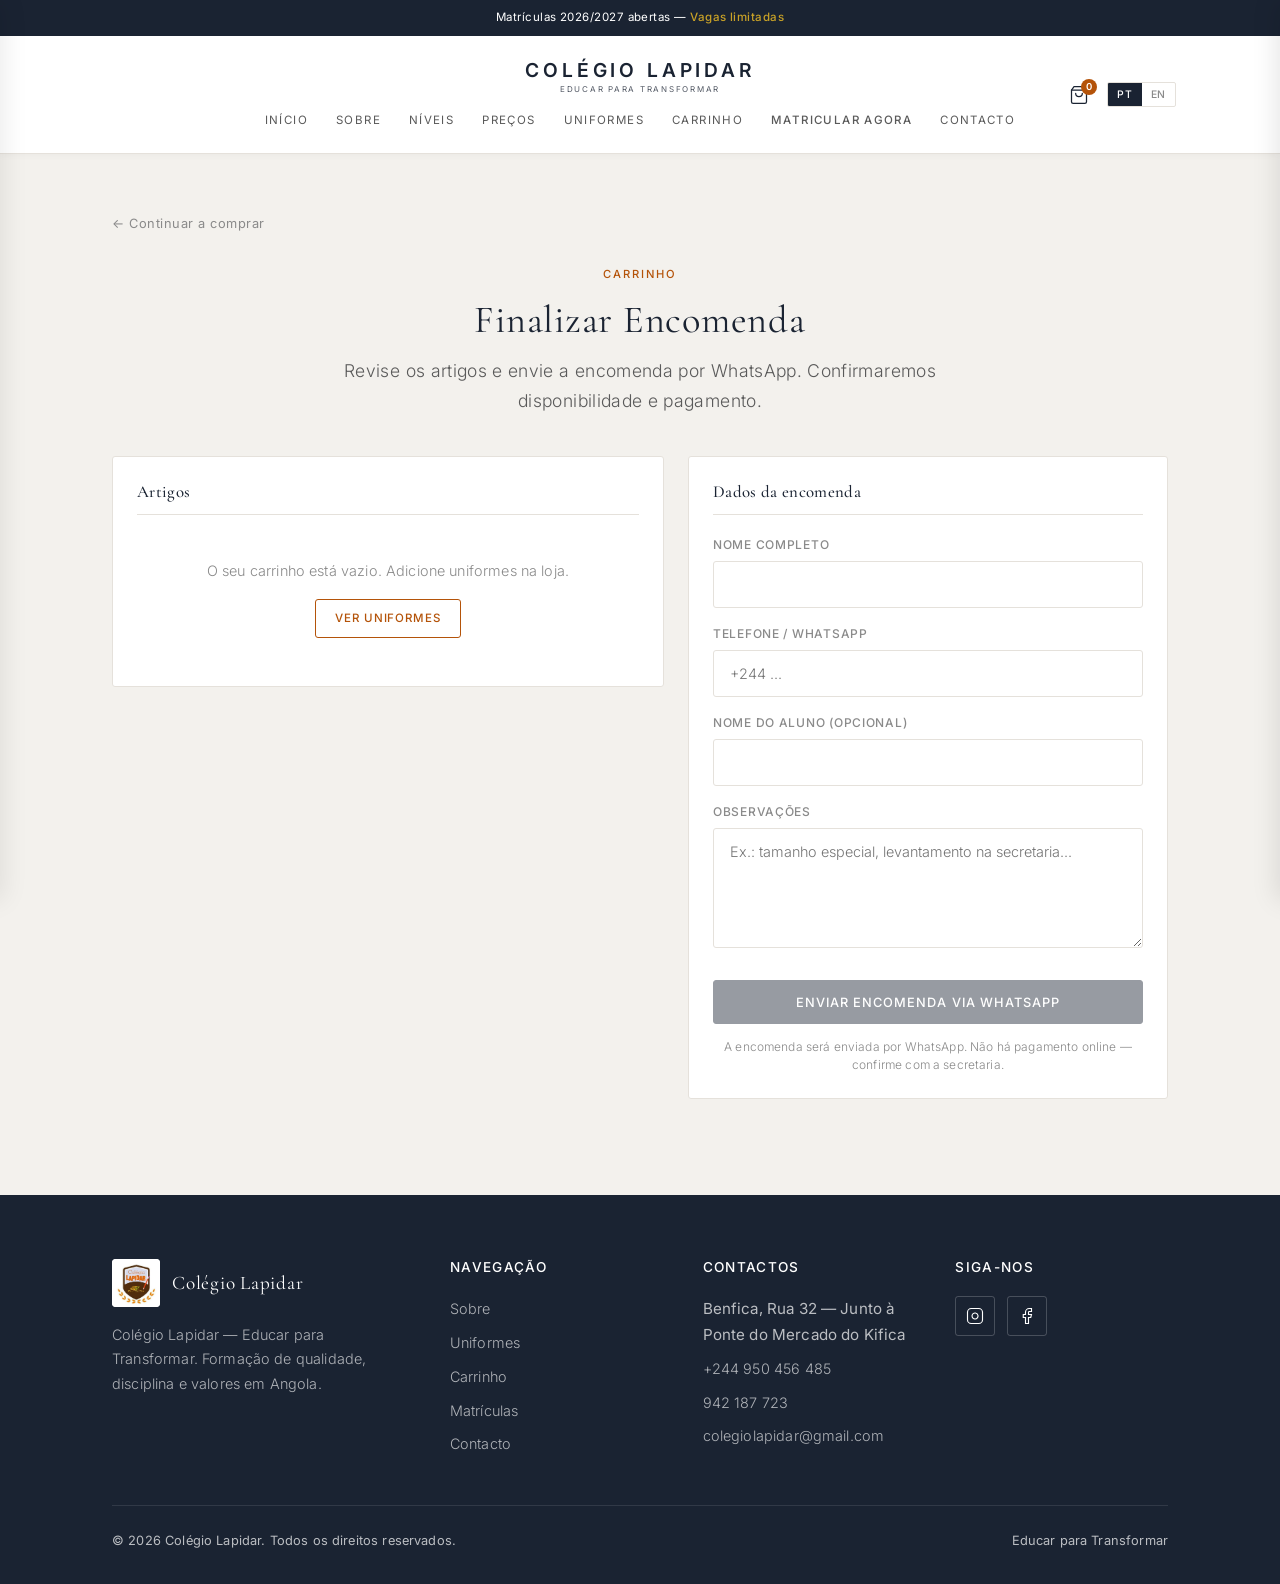
<file: colegio-lapidar/checkout.html>
<!DOCTYPE html>
<html lang="pt">
<head>
  <meta charset="UTF-8" />
  <meta name="viewport" content="width=device-width, initial-scale=1.0" />
  <meta name="description" content="Finalizar encomenda de uniformes — Colégio Lapidar. Envie a sua encomenda por WhatsApp." />
  <meta name="theme-color" content="#1a2332" />
  <title>Carrinho / Checkout | Colégio Lapidar</title>

  <link rel="preconnect" href="https://fonts.googleapis.com" />
  <link rel="preconnect" href="https://fonts.gstatic.com" crossorigin />
  <link href="https://fonts.googleapis.com/css2?family=Cormorant+Garamond:ital,wght@0,400;0,500;0,600;1,400&family=Inter:wght@300;400;500&display=swap" rel="stylesheet" />

  <link rel="stylesheet" href="css/style.css" />
  <link rel="icon" type="image/png" href="assets/images/logo.png" />
  <link rel="apple-touch-icon" href="assets/images/logo.png" />
</head>
<body class="page-checkout">

  <div class="overlay" aria-hidden="true"></div>

  <!-- Mini cart drawer (right) -->
  <aside class="cart-drawer" id="cart-drawer" aria-label="Carrinho" aria-hidden="true">
    <div class="cart-drawer-header">
      <h2 class="cart-drawer-title" data-i18n="cart_drawer_title">O seu carrinho</h2>
      <button type="button" class="cart-drawer-close" id="cart-drawer-close" aria-label="Fechar">&times;</button>
    </div>
    <div class="cart-drawer-body">
      <div id="drawer-cart-items" class="cart-items"></div>
      <div id="drawer-cart-empty" class="cart-empty" data-i18n="cart_empty">O seu carrinho está vazio. Adicione uniformes na loja.</div>
    </div>
    <div class="cart-drawer-footer" id="drawer-cart-footer" hidden>
      <div class="cart-total-row">
        <span data-i18n="cart_total">Total</span>
        <strong id="drawer-cart-total">0 Kz</strong>
      </div>
      <a href="checkout.html" class="btn btn-primary btn-block" data-i18n="cart_checkout">Finalizar encomenda</a>
      <button type="button" class="btn btn-sm cart-clear" id="drawer-cart-clear" data-i18n="cart_clear">Limpar carrinho</button>
    </div>
  </aside>

  <!-- Announcement bar -->
  <a href="index.html#matriculas" class="announce-bar" role="status">
    <div class="announce-inner">
      <span data-i18n-html="announce">Matrículas 2026/2027 abertas — <em>Vagas limitadas</em></span>
    </div>
  </a>

  <!-- Header -->
  <header class="header scrolled">
    <div class="header-inner">
      <button class="hamburger" aria-label="Menu" aria-expanded="false">
        <span></span>
        <span></span>
        <span></span>
      </button>

      <a href="index.html" class="brand" aria-label="Colégio Lapidar">
        <span class="brand-name">Colégio Lapidar</span>
        <span class="brand-tagline">Educar para Transformar</span>
      </a>

      <nav class="nav-desktop" aria-label="Navegação principal">
        <ul>
          <li><a href="index.html#inicio" data-i18n="nav_home">Início</a></li>
          <li><a href="index.html#sobre" data-i18n="nav_about">Sobre</a></li>
          <li><a href="index.html#niveis" data-i18n="nav_levels">Níveis</a></li>
          <li><a href="index.html#precos" data-i18n="nav_prices">Preços</a></li>
          <li><a href="index.html#uniformes" data-i18n="nav_products">Uniformes</a></li>
          <li><a href="checkout.html" class="active" data-i18n="nav_checkout">Carrinho</a></li>
          <li><a href="inscricao.html" class="nav-cta" data-i18n="nav_apply">Matricular agora</a></li>
          <li><a href="index.html#contacto" data-i18n="nav_contact">Contacto</a></li>
        </ul>
      </nav>

      <div class="header-actions">
        <a href="checkout.html" class="cart-btn" aria-label="Carrinho">
          <svg width="20" height="20" viewBox="0 0 24 24" fill="none" stroke="currentColor" stroke-width="1.5" stroke-linecap="round" stroke-linejoin="round" aria-hidden="true">
            <path d="M6 2L3 6v14a2 2 0 002 2h14a2 2 0 002-2V6l-3-4z"/>
            <line x1="3" y1="6" x2="21" y2="6"/>
            <path d="M16 10a4 4 0 01-8 0"/>
          </svg>
          <span class="cart-badge" id="cart-badge" hidden>0</span>
        </a>
        <div class="lang-toggle" role="group" aria-label="Language">
          <button type="button" class="lang-btn active" data-lang="pt">PT</button>
          <button type="button" class="lang-btn" data-lang="en">EN</button>
        </div>
      </div>
    </div>
  </header>

  <!-- Mobile drawer -->
  <nav class="nav-mobile" aria-label="Menu móvel">
    <div class="nav-mobile-header">
      <span class="nav-mobile-brand">Colégio Lapidar</span>
      <button class="nav-mobile-close" aria-label="Fechar menu">&times;</button>
    </div>
    <ul>
      <li><a href="index.html#inicio" data-i18n="nav_home">Início</a></li>
      <li><a href="index.html#sobre" data-i18n="nav_about">Sobre</a></li>
      <li><a href="index.html#niveis" data-i18n="nav_levels">Níveis</a></li>
      <li><a href="index.html#precos" data-i18n="nav_prices">Preços</a></li>
      <li><a href="index.html#uniformes" data-i18n="nav_products">Uniformes</a></li>
      <li><a href="checkout.html" class="active" data-i18n="nav_checkout">Carrinho</a></li>
      <li><a href="index.html#matriculas" data-i18n="nav_enroll">Matrículas</a></li>
      <li><a href="inscricao.html" class="nav-cta" data-i18n="nav_apply">Matricular agora</a></li>
      <li><a href="index.html#contacto" data-i18n="nav_contact">Contacto</a></li>
    </ul>
  </nav>

  <main class="checkout-page-main">
    <section class="checkout-page-section">
      <div class="container">
        <div class="checkout-breadcrumb">
          <a href="index.html#uniformes" data-i18n="checkout_back">← Continuar a comprar</a>
        </div>

        <div class="text-center mb-4">
          <span class="section-label" data-i18n="checkout_label">Carrinho</span>
          <h1 class="checkout-page-title" data-i18n="checkout_title">Finalizar Encomenda</h1>
          <p class="lead" style="margin: 0 auto;" data-i18n="checkout_lead">Revise os artigos e envie a encomenda por WhatsApp. Confirmaremos disponibilidade e pagamento.</p>
        </div>

        <div class="checkout-grid">
          <div class="checkout-cart card">
            <h2 class="checkout-heading" data-i18n="checkout_items">Artigos</h2>
            <div id="cart-items" class="cart-items">
              <!-- filled by JS -->
            </div>
            <div id="cart-empty" class="cart-empty">
              <p data-i18n="cart_empty">O seu carrinho está vazio. Adicione uniformes na loja.</p>
              <a href="index.html#uniformes" class="btn btn-sm btn-accent" style="margin-top: 1rem;" data-i18n="checkout_shop">Ver uniformes</a>
            </div>
            <div class="cart-footer" id="cart-footer" hidden>
              <div class="cart-total-row">
                <span data-i18n="cart_total">Total</span>
                <strong id="cart-total">0 Kz</strong>
              </div>
              <button type="button" class="btn btn-sm cart-clear" id="cart-clear" data-i18n="cart_clear">Limpar carrinho</button>
            </div>
          </div>

          <div class="checkout-form-wrap card">
            <h2 class="checkout-heading" data-i18n="checkout_details">Dados da encomenda</h2>
            <form id="checkout-form" novalidate>
              <div class="form-group">
                <label for="co-name" data-i18n="form_name">Nome completo *</label>
                <input type="text" id="co-name" name="name" required autocomplete="name" />
              </div>
              <div class="form-group">
                <label for="co-phone" data-i18n="form_phone">Telefone / WhatsApp *</label>
                <input type="tel" id="co-phone" name="phone" required autocomplete="tel" placeholder="+244 ..." />
              </div>
              <div class="form-group">
                <label for="co-student" data-i18n="co_student">Nome do aluno (opcional)</label>
                <input type="text" id="co-student" name="student" autocomplete="off" />
              </div>
              <div class="form-group">
                <label for="co-notes" data-i18n="co_notes">Observações</label>
                <textarea id="co-notes" name="notes" rows="3" placeholder="Ex.: tamanho especial, levantamento na secretaria..."></textarea>
              </div>
              <button type="submit" class="btn btn-primary btn-block" id="checkout-submit" data-i18n="checkout_submit" disabled>
                Enviar encomenda via WhatsApp
              </button>
              <p class="checkout-note" data-i18n="checkout_note">A encomenda será enviada por WhatsApp. Não há pagamento online — confirme com a secretaria.</p>
            </form>
          </div>
        </div>
      </div>
    </section>
  </main>

  <footer class="footer">
    <div class="container">
      <div class="footer-grid">
        <div>
          <div class="footer-logo">
            <img src="assets/images/logo.png" alt="Colégio Lapidar" width="44" height="52" />
            <span>Colégio Lapidar</span>
          </div>
          <p data-i18n="footer_about">Colégio Lapidar — Educar para Transformar. Formação de qualidade, disciplina e valores em Angola.</p>
        </div>
        <div>
          <h4 data-i18n="footer_links">Navegação</h4>
          <ul style="display: flex; flex-direction: column; gap: 0.5rem;">
            <li><a href="index.html#sobre" data-i18n="nav_about">Sobre</a></li>
            <li><a href="index.html#uniformes" data-i18n="nav_products">Uniformes</a></li>
            <li><a href="checkout.html" data-i18n="nav_checkout">Carrinho</a></li>
            <li><a href="index.html#matriculas" data-i18n="nav_enroll">Matrículas</a></li>
            <li><a href="index.html#contacto" data-i18n="nav_contact">Contacto</a></li>
          </ul>
        </div>
        <div>
          <h4 data-i18n="footer_contact">Contactos</h4>
          <ul style="display: flex; flex-direction: column; gap: 0.5rem;">
            <li data-i18n="contact_address">Benfica, Rua 32 — Junto à Ponte do Mercado do Kifica</li>
            <li><a href="https://wa.me/244950456485">+244 950 456 485</a></li>
            <li><a href="tel:+244942187723">942 187 723</a></li>
            <li><a href="mailto:colegiolapidar@gmail.com">colegiolapidar@gmail.com</a></li>
          </ul>
        </div>
        <div>
          <h4 data-i18n="footer_follow">Siga-nos</h4>
          <div class="social-links">
            <a href="https://www.instagram.com/lapidar.ao/" target="_blank" rel="noopener" aria-label="Instagram" style="border-color: rgba(255,255,255,0.2); color: #fff;">
              <svg width="18" height="18" viewBox="0 0 24 24" fill="none" stroke="currentColor" stroke-width="1.5"><rect x="2" y="2" width="20" height="20" rx="5"/><path d="M16 11.37A4 4 0 1112.63 8 4 4 0 0116 11.37z"/><line x1="17.5" y1="6.5" x2="17.51" y2="6.5"/></svg>
            </a>
            <a href="https://www.facebook.com/lapidar.ao" target="_blank" rel="noopener" aria-label="Facebook" style="border-color: rgba(255,255,255,0.2); color: #fff;">
              <svg width="18" height="18" viewBox="0 0 24 24" fill="none" stroke="currentColor" stroke-width="1.5"><path d="M18 2h-3a5 5 0 00-5 5v3H7v4h3v8h4v-8h3l1-4h-4V7a1 1 0 011-1h3z"/></svg>
            </a>
          </div>
        </div>
      </div>
      <div class="footer-bottom">
        <span data-i18n="footer_copy">© 2026 Colégio Lapidar. Todos os direitos reservados.</span>
        <span>Educar para Transformar</span>
      </div>
    </div>
  </footer>

  <script src="js/main.js"></script>
</body>
</html>
</file>
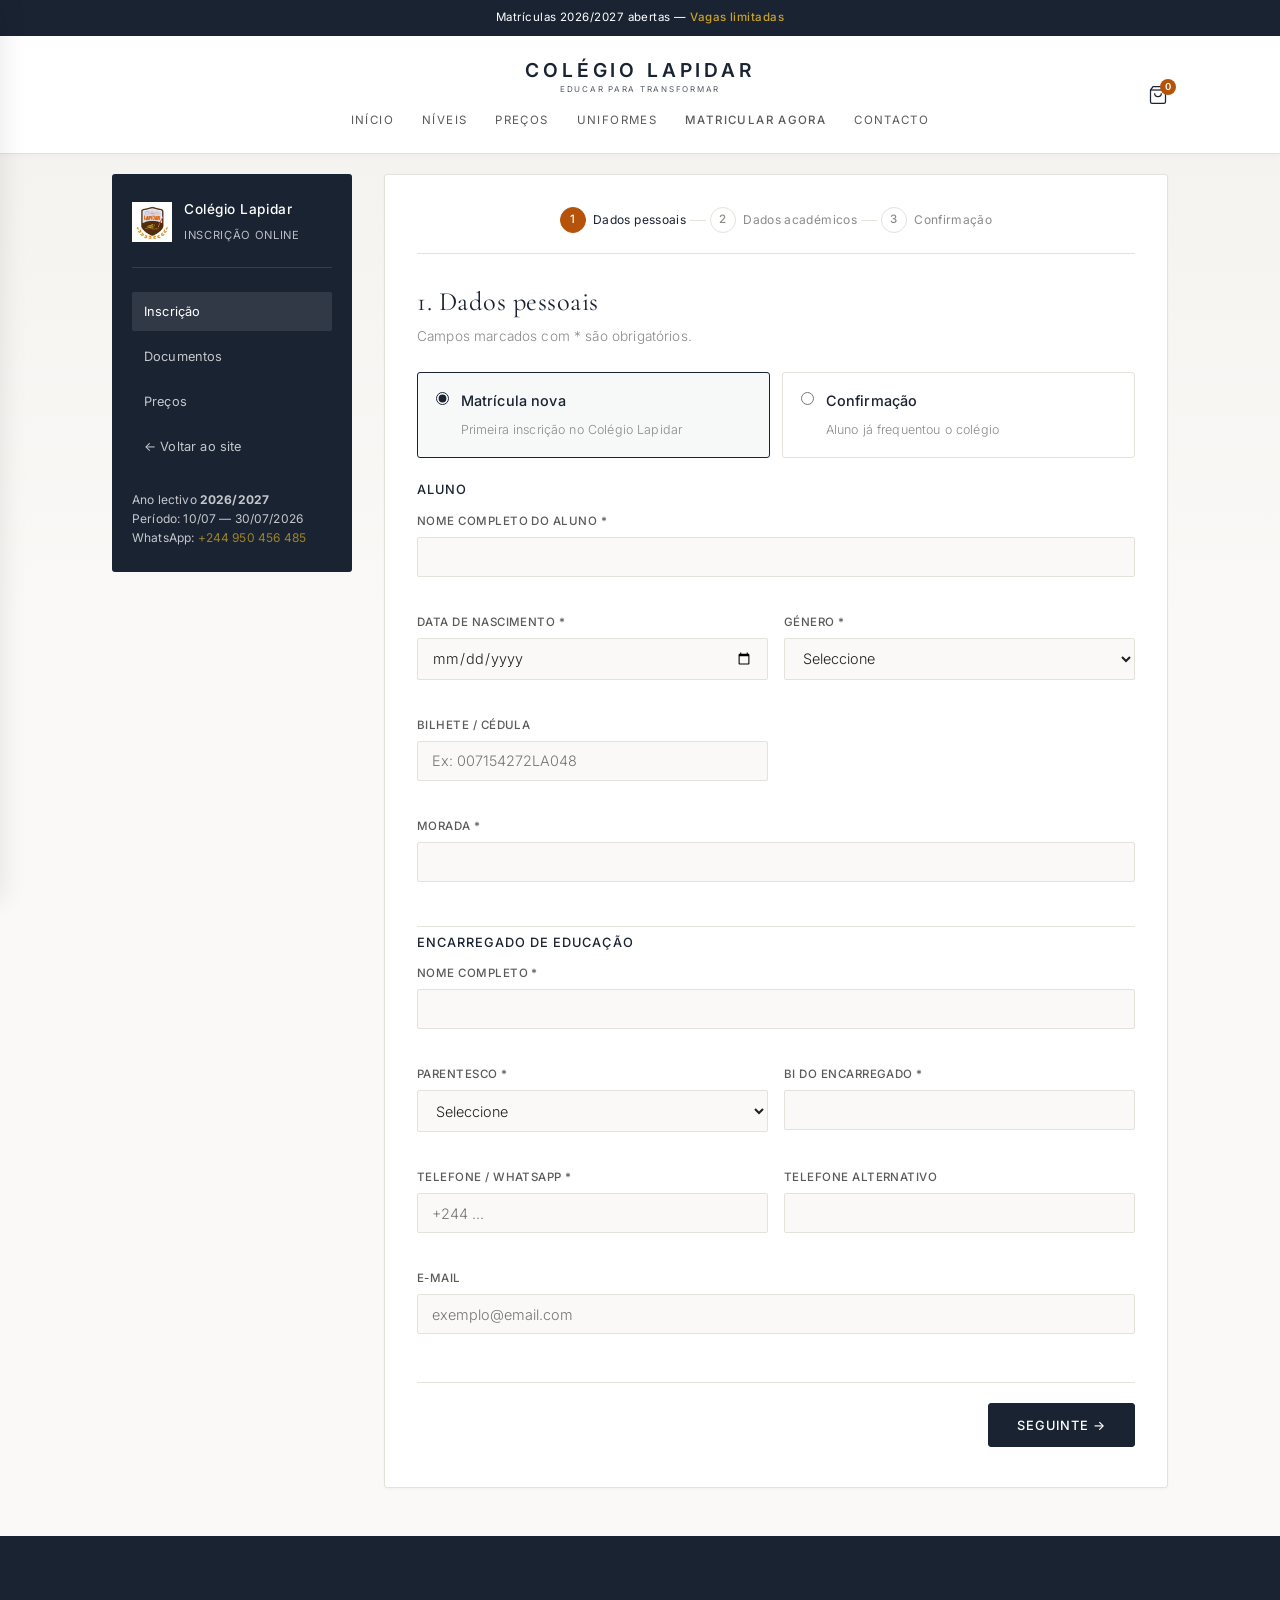
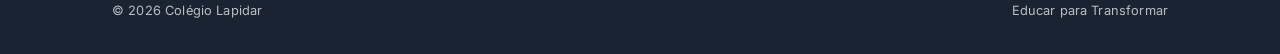
<file: colegio-lapidar/inscricao.html>
<!DOCTYPE html>
<html lang="pt">
<head>
  <meta charset="UTF-8" />
  <meta name="viewport" content="width=device-width, initial-scale=1.0" />
  <meta name="description" content="Pré-inscrição online Colégio Lapidar — Ano lectivo 2026/2027. Da Iniciação à 9.ª Classe." />
  <meta name="theme-color" content="#1a2332" />
  <title>Inscrição Online | Colégio Lapidar</title>

  <link rel="preconnect" href="https://fonts.googleapis.com" />
  <link rel="preconnect" href="https://fonts.gstatic.com" crossorigin />
  <link href="https://fonts.googleapis.com/css2?family=Cormorant+Garamond:ital,wght@0,400;0,500;0,600;1,400&family=Inter:wght@300;400;500&display=swap" rel="stylesheet" />

  <link rel="stylesheet" href="css/style.css" />
  <link rel="icon" type="image/png" href="assets/images/logo.png" />
</head>
<body class="page-enroll">

  <div class="overlay" aria-hidden="true"></div>

  <a href="index.html#matriculas" class="announce-bar" role="status">
    <div class="announce-inner">
      <span>Matrículas 2026/2027 abertas — <em>Vagas limitadas</em></span>
    </div>
  </a>

  <header class="header scrolled">
    <div class="header-inner">
      <button class="hamburger" aria-label="Menu" aria-expanded="false">
        <span></span><span></span><span></span>
      </button>
      <a href="index.html" class="brand" aria-label="Colégio Lapidar">
        <span class="brand-name">Colégio Lapidar</span>
        <span class="brand-tagline">Educar para Transformar</span>
      </a>
      <nav class="nav-desktop" aria-label="Navegação">
        <ul>
          <li><a href="index.html#inicio">Início</a></li>
          <li><a href="index.html#niveis">Níveis</a></li>
          <li><a href="index.html#precos">Preços</a></li>
          <li><a href="index.html#uniformes">Uniformes</a></li>
          <li><a href="inscricao.html" class="nav-cta active">Matricular agora</a></li>
          <li><a href="index.html#contacto">Contacto</a></li>
        </ul>
      </nav>
      <div class="header-actions">
        <a href="checkout.html" class="cart-btn" aria-label="Carrinho">
          <svg width="20" height="20" viewBox="0 0 24 24" fill="none" stroke="currentColor" stroke-width="1.5"><path d="M6 2L3 6v14a2 2 0 002 2h14a2 2 0 002-2V6l-3-4z"/><line x1="3" y1="6" x2="21" y2="6"/><path d="M16 10a4 4 0 01-8 0"/></svg>
          <span class="cart-badge" id="cart-badge" hidden>0</span>
        </a>
      </div>
    </div>
  </header>

  <nav class="nav-mobile" aria-label="Menu móvel">
    <div class="nav-mobile-header">
      <span class="nav-mobile-brand">Colégio Lapidar</span>
      <button class="nav-mobile-close" aria-label="Fechar">&times;</button>
    </div>
    <ul>
      <li><a href="index.html#inicio">Início</a></li>
      <li><a href="index.html#niveis">Níveis</a></li>
      <li><a href="index.html#precos">Preços</a></li>
      <li><a href="index.html#uniformes">Uniformes</a></li>
      <li><a href="inscricao.html" class="nav-cta active">Matricular agora</a></li>
      <li><a href="index.html#matriculas">Matrículas</a></li>
      <li><a href="index.html#contacto">Contacto</a></li>
    </ul>
  </nav>

  <main class="enroll-main">
    <div class="container enroll-layout">
      <!-- Sidebar -->
      <aside class="enroll-sidebar">
        <div class="enroll-side-brand">
          <img src="assets/images/logo.png" alt="" width="40" height="46" />
          <div>
            <strong>Colégio Lapidar</strong>
            <span>Inscrição online</span>
          </div>
        </div>
        <nav class="enroll-side-nav">
          <a href="inscricao.html" class="active">Inscrição</a>
          <a href="index.html#matriculas">Documentos</a>
          <a href="index.html#precos">Preços</a>
          <a href="index.html">← Voltar ao site</a>
        </nav>
        <div class="enroll-side-meta">
          <p>Ano lectivo <strong>2026/2027</strong></p>
          <p>Período: 10/07 — 30/07/2026</p>
          <p>WhatsApp: <a href="https://wa.me/244950456485">+244 950 456 485</a></p>
        </div>
      </aside>

      <!-- Form panel -->
      <div class="enroll-panel">
        <!-- Stepper -->
        <ol class="enroll-steps" id="enroll-steps">
          <li class="enroll-step active" data-step="1">
            <span class="enroll-step-num">1</span>
            <span class="enroll-step-label">Dados pessoais</span>
          </li>
          <li class="enroll-step" data-step="2">
            <span class="enroll-step-num">2</span>
            <span class="enroll-step-label">Dados académicos</span>
          </li>
          <li class="enroll-step" data-step="3">
            <span class="enroll-step-num">3</span>
            <span class="enroll-step-label">Confirmação</span>
          </li>
        </ol>

        <form id="enroll-form" novalidate>
          <!-- ========== STEP 1: Personal ========== -->
          <div class="enroll-pane active" data-pane="1">
            <div class="enroll-pane-head">
              <h1>1. Dados pessoais</h1>
              <p>Campos marcados com * são obrigatórios.</p>
            </div>

            <div class="enroll-type">
              <label class="enroll-type-card">
                <input type="radio" name="tipo" value="nova" checked />
                <span>
                  <strong>Matrícula nova</strong>
                  <small>Primeira inscrição no Colégio Lapidar</small>
                </span>
              </label>
              <label class="enroll-type-card">
                <input type="radio" name="tipo" value="confirmacao" />
                <span>
                  <strong>Confirmação</strong>
                  <small>Aluno já frequentou o colégio</small>
                </span>
              </label>
            </div>

            <h3 class="enroll-sub">Aluno</h3>
            <div class="enroll-grid">
              <div class="form-group span-2">
                <label for="aluno-nome">Nome completo do aluno *</label>
                <input type="text" id="aluno-nome" name="aluno_nome" required autocomplete="name" />
              </div>
              <div class="form-group">
                <label for="aluno-nasc">Data de nascimento *</label>
                <input type="date" id="aluno-nasc" name="aluno_nasc" required />
              </div>
              <div class="form-group">
                <label for="aluno-genero">Género *</label>
                <select id="aluno-genero" name="aluno_genero" required>
                  <option value="">Seleccione</option>
                  <option value="M">Masculino</option>
                  <option value="F">Feminino</option>
                </select>
              </div>
              <div class="form-group">
                <label for="aluno-bi">Bilhete / Cédula</label>
                <input type="text" id="aluno-bi" name="aluno_bi" placeholder="Ex: 007154272LA048" />
              </div>
              <div class="form-group span-2">
                <label for="aluno-morada">Morada *</label>
                <input type="text" id="aluno-morada" name="aluno_morada" required />
              </div>
            </div>

            <h3 class="enroll-sub">Encarregado de educação</h3>
            <div class="enroll-grid">
              <div class="form-group span-2">
                <label for="enc-nome">Nome completo *</label>
                <input type="text" id="enc-nome" name="enc_nome" required />
              </div>
              <div class="form-group">
                <label for="enc-parentesco">Parentesco *</label>
                <select id="enc-parentesco" name="enc_parentesco" required>
                  <option value="">Seleccione</option>
                  <option value="Pai">Pai</option>
                  <option value="Mãe">Mãe</option>
                  <option value="Tutor">Tutor / Outro</option>
                </select>
              </div>
              <div class="form-group">
                <label for="enc-bi">BI do encarregado *</label>
                <input type="text" id="enc-bi" name="enc_bi" required />
              </div>
              <div class="form-group">
                <label for="enc-tel">Telefone / WhatsApp *</label>
                <input type="tel" id="enc-tel" name="enc_tel" required placeholder="+244 ..." />
              </div>
              <div class="form-group">
                <label for="enc-tel2">Telefone alternativo</label>
                <input type="tel" id="enc-tel2" name="enc_tel2" />
              </div>
              <div class="form-group span-2">
                <label for="enc-email">E-mail</label>
                <input type="email" id="enc-email" name="enc_email" placeholder="exemplo@email.com" />
              </div>
            </div>

            <div class="enroll-actions">
              <span></span>
              <button type="button" class="btn btn-primary" data-next="2">Seguinte →</button>
            </div>
          </div>

          <!-- ========== STEP 2: Academic ========== -->
          <div class="enroll-pane" data-pane="2">
            <div class="enroll-pane-head">
              <h1>2. Dados académicos</h1>
              <p>Escolha o nível e, se desejar, actividades extracurriculares.</p>
            </div>

            <div class="enroll-grid">
              <div class="form-group span-2">
                <label for="nivel">Nível pretendido *</label>
                <select id="nivel" name="nivel" required>
                  <option value="">Seleccione</option>
                  <option value="Iniciação">Iniciação</option>
                  <option value="1.ª Classe">1.ª Classe</option>
                  <option value="2.ª Classe">2.ª Classe</option>
                  <option value="3.ª Classe">3.ª Classe</option>
                  <option value="4.ª Classe">4.ª Classe</option>
                  <option value="5.ª Classe">5.ª Classe</option>
                  <option value="6.ª Classe">6.ª Classe</option>
                  <option value="7.ª Classe">7.ª Classe</option>
                  <option value="8.ª Classe">8.ª Classe</option>
                  <option value="9.ª Classe">9.ª Classe</option>
                </select>
              </div>
              <div class="form-group span-2">
                <label for="escola-prev">Escola de proveniência</label>
                <input type="text" id="escola-prev" name="escola_prev" placeholder="Opcional para matrícula nova" />
              </div>
              <div class="form-group">
                <label for="classe-concluida">Última classe concluída</label>
                <select id="classe-concluida" name="classe_concluida">
                  <option value="">Seleccione</option>
                  <option value="Nenhuma">Nenhuma / Primeira vez</option>
                  <option value="Iniciação">Iniciação</option>
                  <option value="1.ª">1.ª Classe</option>
                  <option value="2.ª">2.ª Classe</option>
                  <option value="3.ª">3.ª Classe</option>
                  <option value="4.ª">4.ª Classe</option>
                  <option value="5.ª">5.ª Classe</option>
                  <option value="6.ª">6.ª Classe</option>
                  <option value="7.ª">7.ª Classe</option>
                  <option value="8.ª">8.ª Classe</option>
                </select>
              </div>
              <div class="form-group">
                <label for="ano-lectivo">Ano lectivo</label>
                <input type="text" id="ano-lectivo" name="ano_lectivo" value="2026/2027" readonly />
              </div>
            </div>

            <h3 class="enroll-sub">Actividades extracurriculares <small>(opcional)</small></h3>
            <div class="enroll-extras">
              <label class="enroll-check">
                <input type="checkbox" name="extra" value="Ballet" />
                <span>Ballet <em>15.000 Kz/mês</em></span>
              </label>
              <label class="enroll-check">
                <input type="checkbox" name="extra" value="Xadrez" />
                <span>Xadrez <em>10.000 Kz/mês</em></span>
              </label>
              <label class="enroll-check">
                <input type="checkbox" name="extra" value="Karaté" />
                <span>Karaté <em>10.000 Kz/mês</em></span>
              </label>
            </div>

            <div class="form-group" style="margin-top: 1.25rem;">
              <label for="obs">Observações</label>
              <textarea id="obs" name="obs" rows="3" placeholder="Alergias, necessidades especiais, irmãos no colégio…"></textarea>
            </div>

            <div class="enroll-docs-note">
              <strong>Documentos a entregar na secretaria</strong>
              <ul id="docs-list-nova">
                <li>Fotocópia da cédula ou BI do aluno</li>
                <li>Fotocópia do BI do encarregado</li>
                <li>Atestado médico</li>
                <li>Duas fotografias tipo passe</li>
                <li>Cartão de vacinas (Iniciação e 1.ª)</li>
                <li>Boletim ou declaração de transferência</li>
                <li>Comprovativo de morada</li>
              </ul>
              <ul id="docs-list-conf" hidden>
                <li>Fotocópia actualizada do BI</li>
                <li>Duas fotografias tipo passe</li>
                <li>Cartão de vacinas (se aplicável)</li>
                <li>Recibo da última prestação</li>
                <li>Recibo de extracurriculares (se frequentar)</li>
              </ul>
            </div>

            <div class="enroll-actions">
              <button type="button" class="btn btn-ghost" data-prev="1">← Retroceder</button>
              <button type="button" class="btn btn-primary" data-next="3">Seguinte →</button>
            </div>
          </div>

          <!-- ========== STEP 3: Confirmation ========== -->
          <div class="enroll-pane" data-pane="3">
            <div class="enroll-pane-head">
              <h1>3. Confirmação</h1>
              <p>Revise os dados e escolha como pretende confirmar a inscrição.</p>
            </div>

            <div class="enroll-summary" id="enroll-summary">
              <!-- filled by JS -->
            </div>

            <h3 class="enroll-sub">Como pretende confirmar? *</h3>
            <div class="enroll-pay-options">
              <label class="enroll-pay-card">
                <input type="radio" name="confirmacao" value="presencial" checked />
                <span>
                  <strong>Confirmar na secretaria</strong>
                  <small>Leve os documentos e efectue o pagamento presencialmente.</small>
                </span>
              </label>
              <label class="enroll-pay-card">
                <input type="radio" name="confirmacao" value="whatsapp" />
                <span>
                  <strong>Enviar pedido por WhatsApp</strong>
                  <small>Receberá orientação da secretaria sobre documentos e taxas.</small>
                </span>
              </label>
            </div>

            <div class="enroll-fees card">
              <h4>Taxas de referência 2026/2027</h4>
              <ul>
                <li><span>Matrícula (única)</span><strong>15.000 Kz</strong></li>
                <li><span>Confirmação (única)</span><strong>10.000 Kz</strong></li>
                <li><span>Apoio pedagógico (única)</span><strong>5.000 Kz</strong></li>
                <li><span>Propina Iniciação–3.ª</span><strong>15.300 Kz/mês</strong></li>
                <li><span>Propina 4.ª–6.ª</span><strong>17.500 Kz/mês</strong></li>
                <li><span>Propina 7.ª–9.ª</span><strong>19.500 Kz/mês</strong></li>
              </ul>
              <p class="enroll-fees-note">Valores indicativos. Confirme na secretaria. Não há pagamento online nesta página.</p>
            </div>

            <label class="enroll-check enroll-confirm-check">
              <input type="checkbox" id="aceito" name="aceito" required />
              <span>Confirmo que os dados informados estão correctos e aceito o regulamento do colégio.</span>
            </label>

            <div class="enroll-actions">
              <button type="button" class="btn btn-ghost" data-prev="2">← Retroceder</button>
              <button type="submit" class="btn btn-primary" id="enroll-submit">Submeter inscrição</button>
            </div>
          </div>
        </form>
      </div>
    </div>
  </main>

  <footer class="footer">
    <div class="container">
      <div class="footer-bottom" style="border: none; padding-top: 0;">
        <span>© 2026 Colégio Lapidar</span>
        <span>Educar para Transformar</span>
      </div>
    </div>
  </footer>

  <script src="js/main.js"></script>
  <script src="js/inscricao.js"></script>
</body>
</html>
</file>
<file: colegio-lapidar/css/style.css>
/* ============================================
   Colégio Lapidar — Luxury Education Website
   Thin-line, elegant, mobile-first
   ============================================ */

:root {
  --bg: #faf9f7;
  --bg-alt: #f3f1ed;
  --surface: #ffffff;
  --text: #1f1f1f;
  --text-soft: #5a5a5a;
  --text-muted: #8a8a8a;
  --accent: #b45309;
  --accent-soft: #c9a227;
  --navy: #1a2332;
  --border: #e5e1db;
  --border-thin: 1px solid var(--border);
  --border-mid: 1.5px solid var(--border);
  --radius: 3px;
  --radius-sm: 2px;
  --shadow-soft: 0 1px 3px rgba(0,0,0,0.04);
  --font-serif: 'Cormorant Garamond', Georgia, serif;
  --font-sans: 'Inter', system-ui, -apple-system, sans-serif;
  --max: 1120px;
  --announce-h: 36px;
  --header-h: 72px;
  --transition: 0.35s cubic-bezier(0.4, 0, 0.2, 1);
}

*, *::before, *::after {
  box-sizing: border-box;
  margin: 0;
  padding: 0;
}

html {
  scroll-behavior: smooth;
  font-size: 16px;
  overflow-x: clip;
  max-width: 100%;
}

body {
  font-family: var(--font-sans);
  font-weight: 400;
  font-size: 0.95rem;
  line-height: 1.7;
  color: var(--text);
  background: var(--bg);
  -webkit-font-smoothing: antialiased;
  letter-spacing: 0.01em;
  overflow-x: clip;
  max-width: 100%;
}

img {
  max-width: 100%;
  height: auto;
  display: block;
}

a {
  color: inherit;
  text-decoration: none;
  transition: color var(--transition);
}

ul, ol { list-style: none; }

button, input, select, textarea {
  font-family: inherit;
  font-size: inherit;
  border: none;
  background: none;
  outline: none;
}

/* ---------- Typography ---------- */
h1, h2, h3, h4 {
  font-family: var(--font-serif);
  font-weight: 500;
  line-height: 1.25;
  letter-spacing: 0.02em;
  color: var(--navy);
}

h1 { font-size: clamp(2.4rem, 6vw, 3.6rem); font-weight: 400; }
h2 { font-size: clamp(1.8rem, 4vw, 2.5rem); margin-bottom: 0.75rem; }
h3 { font-size: 1.35rem; font-weight: 500; }
h4 { font-size: 1.1rem; }

.lead {
  font-size: 1.1rem;
  font-weight: 300;
  color: var(--text-soft);
  letter-spacing: 0.02em;
  max-width: 36em;
}

.section-label {
  display: inline-block;
  font-size: 0.7rem;
  font-weight: 500;
  letter-spacing: 0.18em;
  text-transform: uppercase;
  color: var(--accent);
  margin-bottom: 0.75rem;
}

/* ---------- Layout ---------- */
.container {
  width: 100%;
  max-width: var(--max);
  margin: 0 auto;
  padding: 0 1rem;
  box-sizing: border-box;
}

section {
  padding: 5rem 0;
}

.section-alt {
  background: var(--bg-alt);
}

/* ---------- Announce bar ---------- */
.announce-bar {
  position: fixed;
  top: 0;
  left: 0;
  right: 0;
  z-index: 1001;
  height: var(--announce-h);
  background: var(--navy);
  color: #fff;
  font-size: 0.72rem;
  font-weight: 400;
  letter-spacing: 0.04em;
  display: flex;
  align-items: center;
  justify-content: center;
  text-decoration: none;
  transition: transform 0.35s cubic-bezier(0.4, 0, 0.2, 1);
}

.announce-bar.hidden {
  transform: translateY(-100%);
}

.announce-inner {
  display: flex;
  align-items: center;
  justify-content: center;
  width: 100%;
  padding: 0 1rem;
  text-align: center;
}

.announce-inner em {
  font-style: normal;
  color: var(--accent-soft);
  font-weight: 500;
}

/* ---------- Header ---------- */
.header {
  position: fixed;
  top: var(--announce-h);
  left: 0;
  right: 0;
  z-index: 1000;
  height: var(--header-h);
  background: transparent;
  border-bottom: 1px solid transparent;
  transition:
    background 0.3s ease,
    border-color 0.3s ease,
    box-shadow 0.3s ease,
    top 0.35s cubic-bezier(0.4, 0, 0.2, 1),
    height 0.3s ease;
}

/* When announce is hidden, header moves to top */
.header.announce-hidden {
  top: 0;
}

/* Scrolled state: solid surface */
.header.scrolled {
  background: rgba(255, 255, 255, 0.92);
  backdrop-filter: blur(12px);
  -webkit-backdrop-filter: blur(12px);
  border-bottom-color: var(--border);
  box-shadow: 0 1px 8px rgba(0, 0, 0, 0.04);
}

.header-inner {
  display: flex;
  align-items: center;
  justify-content: space-between;
  height: 100%;
  max-width: var(--max);
  margin: 0 auto;
  padding: 0 1rem;
  position: relative;
}

/* Brand — text only, true center of header */
.brand {
  position: absolute;
  left: 50%;
  top: 50%;
  transform: translate(-50%, -50%);
  display: flex;
  flex-direction: column;
  align-items: center;
  justify-content: center;
  text-align: center;
  line-height: 1.2;
  color: #fff;
  transition: color 0.3s ease;
  pointer-events: auto;
  z-index: 1;
}

.header.scrolled .brand {
  color: var(--navy);
}

.brand-name {
  font-family: var(--font-sans);
  font-size: clamp(0.8rem, 3.2vw, 0.95rem);
  font-weight: 600;
  letter-spacing: 0.14em;
  text-transform: uppercase;
  white-space: nowrap;
}

.brand-tagline {
  font-family: var(--font-sans);
  font-size: 0.48rem;
  font-weight: 400;
  letter-spacing: 0.16em;
  text-transform: uppercase;
  opacity: 0.75;
  margin-top: 0.18rem;
  white-space: nowrap;
}

/* Desktop nav — hidden on mobile, appears below brand on large screens */
.nav-desktop {
  display: none;
}

.nav-desktop ul {
  display: flex;
  align-items: center;
  justify-content: center;
  gap: 1.75rem;
}

.nav-desktop a {
  font-size: 0.72rem;
  font-weight: 400;
  letter-spacing: 0.12em;
  text-transform: uppercase;
  color: rgba(255, 255, 255, 0.85);
  position: relative;
  padding: 0.2rem 0;
  transition: color 0.3s ease;
}

.header.scrolled .nav-desktop a {
  color: var(--text-soft);
}

.nav-desktop a:hover,
.nav-desktop a.active {
  color: #fff;
}

.header.scrolled .nav-desktop a:hover,
.header.scrolled .nav-desktop a.active {
  color: var(--navy);
}

.nav-desktop a::after {
  content: '';
  position: absolute;
  bottom: 0;
  left: 0;
  width: 0;
  height: 1px;
  background: var(--accent-soft);
  transition: width 0.3s ease;
}

.header.scrolled .nav-desktop a::after {
  background: var(--accent);
}

.nav-desktop a:hover::after,
.nav-desktop a.active::after {
  width: 100%;
}

.nav-desktop a.nav-cta {
  color: var(--accent-soft);
  font-weight: 500;
}

.header.scrolled .nav-desktop a.nav-cta {
  color: var(--accent);
}

.nav-desktop a.nav-cta::after {
  display: none;
}

.nav-mobile a.nav-cta {
  color: var(--accent);
  font-weight: 500;
}

/* Header actions (right) */
.header-actions {
  display: flex;
  align-items: center;
  justify-content: flex-end;
  gap: 0.65rem;
  margin-left: auto;
  position: relative;
  z-index: 2;
}

/* Lang toggle */
.lang-toggle {
  display: flex;
  border: 1px solid rgba(255, 255, 255, 0.35);
  border-radius: var(--radius-sm);
  overflow: hidden;
  transition: border-color 0.3s ease;
}

.header.scrolled .lang-toggle {
  border-color: var(--border);
}

.lang-btn {
  padding: 0.3rem 0.55rem;
  font-size: 0.65rem;
  font-weight: 500;
  letter-spacing: 0.08em;
  color: rgba(255, 255, 255, 0.7);
  cursor: pointer;
  transition: all 0.3s ease;
}

.header.scrolled .lang-btn {
  color: var(--text-muted);
}

.lang-btn.active {
  background: rgba(255, 255, 255, 0.2);
  color: #fff;
}

.header.scrolled .lang-btn.active {
  background: var(--navy);
  color: #fff;
}

/* Hamburger — left side */
.hamburger {
  display: flex;
  flex-direction: column;
  justify-content: center;
  gap: 5px;
  width: 28px;
  height: 28px;
  cursor: pointer;
  z-index: 1002;
  background: none;
  border: none;
  padding: 0;
  position: relative;
  flex-shrink: 0;
}

.hamburger span {
  display: block;
  width: 100%;
  height: 1.5px;
  background: #fff;
  transition: all 0.35s cubic-bezier(0.4, 0, 0.2, 1), background 0.3s ease;
  transform-origin: center;
}

.header.scrolled .hamburger span {
  background: var(--navy);
}

.hamburger.active span:nth-child(1) {
  transform: translateY(6.5px) rotate(45deg);
}

.hamburger.active span:nth-child(2) {
  opacity: 0;
  transform: scaleX(0);
}

.hamburger.active span:nth-child(3) {
  transform: translateY(-6.5px) rotate(-45deg);
}

/* Mobile drawer — slides from LEFT */
.nav-mobile {
  position: fixed;
  top: 0;
  left: 0;
  width: min(85%, 320px);
  height: 100vh;
  background: var(--surface);
  padding: 1.5rem 1.75rem 2rem;
  transform: translateX(-100%);
  transition: transform 0.4s cubic-bezier(0.4, 0, 0.2, 1);
  z-index: 1003;
  overflow-y: auto;
  box-shadow: 4px 0 24px rgba(0, 0, 0, 0.08);
}

.nav-mobile.open {
  transform: translateX(0);
}

.nav-mobile-header {
  display: flex;
  align-items: center;
  justify-content: space-between;
  margin-bottom: 2rem;
  padding-bottom: 1rem;
  border-bottom: var(--border-thin);
}

.nav-mobile-brand {
  font-size: 0.7rem;
  font-weight: 500;
  letter-spacing: 0.16em;
  text-transform: uppercase;
  color: var(--navy);
}

.nav-mobile-close {
  font-size: 1.6rem;
  line-height: 1;
  color: var(--text-muted);
  cursor: pointer;
  padding: 0.25rem;
  transition: color 0.2s;
}

.nav-mobile-close:hover {
  color: var(--navy);
}

.nav-mobile ul {
  display: flex;
  flex-direction: column;
  gap: 0.15rem;
}

.nav-mobile a {
  display: block;
  padding: 0.85rem 0;
  font-size: 0.78rem;
  font-weight: 400;
  letter-spacing: 0.12em;
  text-transform: uppercase;
  color: var(--text);
  transition: color 0.2s;
}

.nav-mobile a:hover,
.nav-mobile a.active {
  color: var(--accent);
}

.overlay {
  position: fixed;
  inset: 0;
  background: rgba(26, 35, 50, 0.45);
  opacity: 0;
  visibility: hidden;
  transition: all 0.35s;
  z-index: 1002;
}

.overlay.show {
  opacity: 1;
  visibility: visible;
}

/* Desktop layout (≥900px): brand stacked above centered nav */
@media (min-width: 900px) {
  :root {
    --header-h: 118px;
  }

  .header-inner {
    display: flex;
    flex-direction: column;
    align-items: center;
    justify-content: center;
    gap: 0.7rem;
    padding: 0.9rem 1.5rem 0.8rem;
  }

  .hamburger {
    display: none;
  }

  .brand {
    position: static;
    left: auto;
    top: auto;
    transform: none;
  }

  .brand-name {
    font-size: 1.2rem;
    font-weight: 600;
    letter-spacing: 0.2em;
  }

  .brand-tagline {
    font-size: 0.5rem;
    letter-spacing: 0.22em;
    margin-top: 0.2rem;
  }

  .nav-desktop {
    display: block;
  }

  .header-actions {
    position: absolute;
    right: 1.5rem;
    top: 50%;
    transform: translateY(-50%);
    margin-left: 0;
  }
}

@media (min-width: 768px) {
  .container { padding: 0 1.5rem; }
}

/* ---------- Buttons ---------- */
.btn {
  display: inline-flex;
  align-items: center;
  justify-content: center;
  gap: 0.5rem;
  padding: 0.85rem 1.75rem;
  font-size: 0.8rem;
  font-weight: 500;
  letter-spacing: 0.08em;
  text-transform: uppercase;
  border: 1.5px solid var(--navy);
  border-radius: var(--radius);
  color: var(--navy);
  background: transparent;
  cursor: pointer;
  transition: all var(--transition);
}

.btn:hover {
  background: var(--navy);
  color: #fff;
}

.btn-primary {
  background: var(--navy);
  color: #fff;
  border-color: var(--navy);
}

.btn-primary:hover {
  background: transparent;
  color: var(--navy);
}

.btn-accent {
  border-color: var(--accent);
  color: var(--accent);
}

.btn-accent:hover {
  background: var(--accent);
  color: #fff;
}

.btn-sm {
  padding: 0.55rem 1.2rem;
  font-size: 0.72rem;
}

/* ---------- Hero ---------- */
.hero {
  position: relative;
  min-height: 100vh;
  display: flex;
  align-items: center;
  padding-top: calc(var(--announce-h) + var(--header-h));
  overflow: hidden;
}

.hero-bg {
  position: absolute;
  inset: 0;
  z-index: 0;
}

.hero-bg img {
  width: 100%;
  height: 100%;
  object-fit: cover;
  object-position: center;
}

.hero-overlay {
  position: absolute;
  inset: 0;
  background: linear-gradient(
    105deg,
    rgba(26, 35, 50, 0.82) 0%,
    rgba(26, 35, 50, 0.55) 50%,
    rgba(26, 35, 50, 0.35) 100%
  );
}

.hero-content {
  position: relative;
  z-index: 1;
  color: #fff;
  max-width: 640px;
  padding: 4rem 0;
}

.hero .section-label {
  color: var(--accent-soft);
}

.hero h1 {
  color: #fff;
  margin-bottom: 1.25rem;
}

.hero .lead {
  color: rgba(255,255,255,0.85);
  margin-bottom: 2.5rem;
}

.hero-ctas {
  display: flex;
  flex-wrap: wrap;
  gap: 1rem;
}

.hero .btn {
  border-color: rgba(255,255,255,0.7);
  color: #fff;
}

.hero .btn:hover {
  background: #fff;
  color: var(--navy);
  border-color: #fff;
}

.hero .btn-primary {
  background: #fff;
  color: var(--navy);
  border-color: #fff;
}

.hero .btn-primary:hover {
  background: transparent;
  color: #fff;
}

/* ---------- Cards ---------- */
.card {
  background: var(--surface);
  border: var(--border-thin);
  border-radius: var(--radius);
  overflow: hidden;
  transition: border-color var(--transition), box-shadow var(--transition);
}

.card:hover {
  border-color: #d0cbc3;
  box-shadow: var(--shadow-soft);
}

.card-img {
  aspect-ratio: 16/10;
  overflow: hidden;
}

.card-img img {
  width: 100%;
  height: 100%;
  object-fit: cover;
  transition: transform 0.6s ease;
}

.card:hover .card-img img {
  transform: scale(1.04);
}

.card-body {
  padding: 1.5rem;
}

.card-body h3 {
  margin-bottom: 0.5rem;
}

.card-body p {
  font-size: 0.9rem;
  color: var(--text-soft);
  font-weight: 300;
}

/* ---------- Grid helpers ---------- */
.grid-2 {
  display: grid;
  grid-template-columns: 1fr;
  gap: 1.5rem;
}

.grid-3 {
  display: grid;
  grid-template-columns: 1fr;
  gap: 1.5rem;
}

.grid-4 {
  display: grid;
  grid-template-columns: 1fr;
  gap: 1.25rem;
}

/* ---------- About ---------- */
.about-grid {
  display: grid;
  gap: 3rem;
  align-items: center;
}

.about-text p {
  margin-bottom: 1.25rem;
  color: var(--text-soft);
  font-weight: 300;
}

.stats {
  display: grid;
  grid-template-columns: repeat(2, 1fr);
  gap: 1.5rem;
  margin-top: 2.5rem;
}

.stat {
  border-left: 1.5px solid var(--accent);
  padding-left: 1rem;
}

.stat-num {
  font-family: var(--font-serif);
  font-size: 2rem;
  font-weight: 500;
  color: var(--navy);
  line-height: 1;
}

.stat-label {
  font-size: 0.75rem;
  letter-spacing: 0.06em;
  text-transform: uppercase;
  color: var(--text-muted);
  margin-top: 0.25rem;
}

/* ---------- Levels ---------- */
.level-card {
  text-align: left;
  padding: 0;
  overflow: hidden;
}

.level-card .card-img {
  aspect-ratio: 4 / 3;
  overflow: hidden;
  background: var(--bg-alt);
}

.level-card .card-img img {
  width: 100%;
  height: 100%;
  object-fit: cover;
  transition: transform 0.6s ease;
}

.level-card:hover .card-img img {
  transform: scale(1.04);
}

.level-body {
  padding: 1.25rem 1.35rem 1.5rem;
}

.level-card h3 {
  margin-bottom: 0.4rem;
  font-size: 1.15rem;
}

.level-card p {
  font-size: 0.875rem;
  color: var(--text-soft);
  font-weight: 300;
}

/* ---------- Prices ---------- */
.price-table-wrap {
  overflow-x: auto;
  -webkit-overflow-scrolling: touch;
  border: var(--border-thin);
  border-radius: var(--radius);
  background: var(--surface);
  max-width: 100%;
  width: 100%;
}

.price-table {
  width: 100%;
  border-collapse: collapse;
  min-width: 0;
}

.price-table th,
.price-table td {
  padding: 0.85rem 0.9rem;
  text-align: left;
  border-bottom: var(--border-thin);
  font-weight: 300;
}

.price-table th {
  font-size: 0.65rem;
  font-weight: 500;
  letter-spacing: 0.08em;
  text-transform: uppercase;
  color: var(--text-muted);
  background: var(--bg-alt);
  white-space: nowrap;
}

.price-table td {
  font-size: 0.85rem;
}

.price-table tr:last-child td {
  border-bottom: none;
}

.price-table .price {
  font-weight: 500;
  color: var(--navy);
  white-space: nowrap;
}

/* Wide tables (multas) need horizontal scroll on mobile */
.price-table-wide {
  min-width: 640px;
}

.price-cards {
  display: grid;
  grid-template-columns: 1fr;
  gap: 1.25rem;
  margin-bottom: 2.5rem;
}

.price-card {
  background: var(--surface);
  border: var(--border-thin);
  border-radius: var(--radius);
  padding: 1.75rem;
  text-align: center;
}

.price-card .label {
  font-size: 0.7rem;
  letter-spacing: 0.12em;
  text-transform: uppercase;
  color: var(--text-muted);
  margin-bottom: 0.5rem;
}

.price-card .amount {
  font-family: var(--font-serif);
  font-size: 1.85rem;
  font-weight: 500;
  color: var(--navy);
}

.price-card .note {
  font-size: 0.8rem;
  color: var(--text-muted);
  margin-top: 0.35rem;
}

/* Extracurricular cards with images */
.price-card-media {
  padding: 0;
  overflow: hidden;
  text-align: left;
}

.price-card-media .card-img {
  aspect-ratio: 16 / 10;
  overflow: hidden;
  background: var(--bg-alt);
}

.price-card-media .card-img img {
  width: 100%;
  height: 100%;
  object-fit: cover;
  transition: transform 0.6s ease;
}

.price-card-media:hover .card-img img {
  transform: scale(1.04);
}

.price-card-body {
  padding: 1.15rem 1.25rem 1.35rem;
  text-align: center;
}

.price-card-media .amount {
  font-size: 1.5rem;
}

/* ---------- Enrollment banner & benefits ---------- */
.enroll-banner {
  margin-top: 3rem;
  border: var(--border-thin);
  border-radius: var(--radius);
  overflow: hidden;
  max-width: 900px;
  margin-left: auto;
  margin-right: auto;
}

.enroll-banner img {
  width: 100%;
  display: block;
}

.benefits-grid {
  display: grid;
  grid-template-columns: 1fr;
  gap: 0.75rem;
  margin-top: 2.5rem;
  max-width: 900px;
  margin-left: auto;
  margin-right: auto;
}

.benefit-item {
  display: flex;
  align-items: center;
  gap: 0.85rem;
  padding: 0.9rem 1.15rem;
  background: var(--surface);
  border: var(--border-thin);
  border-radius: var(--radius);
  font-size: 0.875rem;
  font-weight: 400;
  color: var(--text-soft);
  letter-spacing: 0.01em;
}

.benefit-mark {
  width: 6px;
  height: 6px;
  border-radius: 50%;
  background: var(--accent);
  flex-shrink: 0;
}

@media (min-width: 640px) {
  .benefits-grid {
    grid-template-columns: repeat(2, 1fr);
  }
}

@media (min-width: 900px) {
  .benefits-grid {
    grid-template-columns: repeat(3, 1fr);
  }
}

/* ---------- Rules / Regulamento ---------- */
.rules-grid {
  display: grid;
  grid-template-columns: 1fr;
  gap: 1.25rem;
}

.rule-card {
  background: var(--surface);
  border: var(--border-thin);
  border-radius: var(--radius);
  padding: 1.75rem 1.5rem;
  transition: border-color var(--transition);
}

.rule-card:hover {
  border-color: #d0cbc3;
}

.rule-num {
  font-family: var(--font-serif);
  font-size: 1.5rem;
  font-weight: 500;
  color: var(--accent);
  letter-spacing: 0.04em;
  margin-bottom: 0.75rem;
  line-height: 1;
}

.rule-card h3 {
  font-family: var(--font-sans);
  font-size: 0.9rem;
  font-weight: 500;
  letter-spacing: 0.04em;
  margin-bottom: 0.5rem;
  color: var(--navy);
}

.rule-card p {
  font-size: 0.875rem;
  color: var(--text-soft);
  font-weight: 300;
  line-height: 1.65;
}

@media (min-width: 640px) {
  .rules-grid { grid-template-columns: repeat(2, 1fr); }
}

@media (min-width: 1024px) {
  .rules-grid { grid-template-columns: repeat(2, 1fr); gap: 1.5rem; }
}

/* ---------- Products / Uniforms ---------- */
.product-card {
  background: var(--surface);
  border: var(--border-thin);
  border-radius: var(--radius);
  overflow: hidden;
}

.product-card .card-img {
  aspect-ratio: 1;
  background: var(--bg-alt);
}

.product-info {
  padding: 1.25rem;
}

.product-info h3 {
  font-size: 1.05rem;
  margin-bottom: 0.35rem;
}

.product-price {
  font-family: var(--font-serif);
  font-size: 1.15rem;
  color: var(--accent);
  font-weight: 500;
  margin-bottom: 0.75rem;
}

.product-info p {
  font-size: 0.85rem;
  color: var(--text-soft);
  font-weight: 300;
  margin-bottom: 0.75rem;
}

/* Size picker */
.size-picker {
  display: flex;
  gap: 0.4rem;
  margin-bottom: 0.85rem;
}

.size-btn {
  width: 36px;
  height: 32px;
  display: flex;
  align-items: center;
  justify-content: center;
  font-size: 0.72rem;
  font-weight: 500;
  letter-spacing: 0.04em;
  border: var(--border-thin);
  border-radius: var(--radius-sm);
  color: var(--text-soft);
  cursor: pointer;
  transition: all 0.2s ease;
}

.size-btn:hover {
  border-color: var(--navy);
  color: var(--navy);
}

.size-btn.active {
  background: var(--navy);
  border-color: var(--navy);
  color: #fff;
}

/* Qty controls */
.qty-row {
  display: flex;
  align-items: center;
  gap: 0.75rem;
  margin-bottom: 1rem;
}

.qty-label {
  font-size: 0.7rem;
  font-weight: 500;
  letter-spacing: 0.08em;
  text-transform: uppercase;
  color: var(--text-muted);
}

.qty-controls {
  display: flex;
  align-items: center;
  border: var(--border-thin);
  border-radius: var(--radius-sm);
  overflow: hidden;
}

.qty-btn {
  width: 32px;
  height: 30px;
  display: flex;
  align-items: center;
  justify-content: center;
  font-size: 1rem;
  color: var(--text-soft);
  cursor: pointer;
  transition: background 0.2s, color 0.2s;
}

.qty-btn:hover {
  background: var(--bg-alt);
  color: var(--navy);
}

.qty-input {
  width: 36px;
  height: 30px;
  text-align: center;
  font-size: 0.85rem;
  font-weight: 500;
  border-left: var(--border-thin);
  border-right: var(--border-thin);
  color: var(--navy);
  -moz-appearance: textfield;
}

.qty-input::-webkit-outer-spin-button,
.qty-input::-webkit-inner-spin-button {
  -webkit-appearance: none;
  margin: 0;
}

.btn-add-cart {
  width: 100%;
}

/* Cart badge in header */
.cart-btn {
  position: relative;
  display: flex;
  align-items: center;
  justify-content: center;
  width: 36px;
  height: 36px;
  color: #fff;
  transition: color 0.3s ease;
}

.header.scrolled .cart-btn {
  color: var(--navy);
}

.cart-btn:hover {
  opacity: 0.85;
}

.cart-badge {
  position: absolute;
  top: 2px;
  right: 0;
  min-width: 16px;
  height: 16px;
  padding: 0 4px;
  border-radius: 8px;
  background: var(--accent);
  color: #fff;
  font-size: 0.6rem;
  font-weight: 600;
  display: flex;
  align-items: center;
  justify-content: center;
  line-height: 1;
}

/* ---------- Checkout ---------- */
.checkout-grid {
  display: grid;
  gap: 1.5rem;
}

@media (min-width: 768px) {
  .checkout-grid {
    grid-template-columns: 1.15fr 1fr;
    align-items: start;
  }
}

.checkout-cart,
.checkout-form-wrap {
  padding: 1.5rem;
}

.checkout-heading {
  font-size: 1.05rem;
  margin-bottom: 1.25rem;
  padding-bottom: 0.75rem;
  border-bottom: var(--border-thin);
}

.cart-empty {
  font-size: 0.9rem;
  color: var(--text-muted);
  font-weight: 300;
  padding: 1.5rem 0;
  text-align: center;
}

.cart-items {
  display: flex;
  flex-direction: column;
  gap: 0;
}

.cart-item {
  display: grid;
  grid-template-columns: 64px 1fr auto;
  gap: 0.85rem;
  align-items: center;
  padding: 1rem 0;
  border-bottom: var(--border-thin);
}

.cart-item:last-child {
  border-bottom: none;
}

.cart-item-img {
  width: 64px;
  height: 64px;
  object-fit: cover;
  border-radius: var(--radius-sm);
  background: var(--bg-alt);
}

.cart-item-info h4 {
  font-size: 0.9rem;
  font-family: var(--font-sans);
  font-weight: 500;
  margin-bottom: 0.15rem;
  color: var(--navy);
}

.cart-item-meta {
  font-size: 0.75rem;
  color: var(--text-muted);
  letter-spacing: 0.03em;
}

.cart-item-price {
  font-size: 0.85rem;
  font-weight: 500;
  color: var(--accent);
  margin-top: 0.25rem;
}

.cart-item-actions {
  display: flex;
  flex-direction: column;
  align-items: flex-end;
  gap: 0.5rem;
}

.cart-item-qty {
  display: flex;
  align-items: center;
  border: var(--border-thin);
  border-radius: var(--radius-sm);
  overflow: hidden;
}

.cart-item-qty button {
  width: 28px;
  height: 26px;
  font-size: 0.9rem;
  color: var(--text-soft);
  cursor: pointer;
}

.cart-item-qty button:hover {
  background: var(--bg-alt);
  color: var(--navy);
}

.cart-item-qty span {
  width: 28px;
  text-align: center;
  font-size: 0.8rem;
  font-weight: 500;
  border-left: var(--border-thin);
  border-right: var(--border-thin);
  line-height: 26px;
}

.cart-item-remove {
  font-size: 0.68rem;
  letter-spacing: 0.06em;
  text-transform: uppercase;
  color: var(--text-muted);
  cursor: pointer;
  transition: color 0.2s;
}

.cart-item-remove:hover {
  color: #b91c1c;
}

.cart-footer {
  margin-top: 1rem;
  padding-top: 1rem;
  border-top: var(--border-mid);
}

.cart-total-row {
  display: flex;
  justify-content: space-between;
  align-items: center;
  font-size: 0.95rem;
  margin-bottom: 0.85rem;
}

.cart-total-row strong {
  font-family: var(--font-serif);
  font-size: 1.25rem;
  font-weight: 500;
  color: var(--navy);
}

.cart-clear {
  width: 100%;
  background: transparent;
  border: var(--border-thin);
  color: var(--text-muted);
}

.cart-clear:hover {
  border-color: var(--navy);
  color: var(--navy);
}

.checkout-form-wrap .form-group {
  margin-bottom: 1rem;
}

.checkout-form-wrap label {
  display: block;
  font-size: 0.72rem;
  font-weight: 500;
  letter-spacing: 0.06em;
  text-transform: uppercase;
  color: var(--text-muted);
  margin-bottom: 0.35rem;
}

.checkout-form-wrap input,
.checkout-form-wrap textarea {
  width: 100%;
  padding: 0.65rem 0.85rem;
  border: var(--border-thin);
  border-radius: var(--radius-sm);
  background: var(--bg);
  color: var(--text);
  font-size: 0.9rem;
  transition: border-color 0.2s;
}

.checkout-form-wrap input:focus,
.checkout-form-wrap textarea:focus {
  border-color: var(--navy);
}

.btn-block {
  width: 100%;
  margin-top: 0.5rem;
}

.btn-block:disabled {
  opacity: 0.45;
  cursor: not-allowed;
}

.checkout-note {
  font-size: 0.75rem;
  color: var(--text-muted);
  font-weight: 300;
  margin-top: 0.85rem;
  line-height: 1.5;
  text-align: center;
}

/* Toast notification */
.toast {
  position: fixed;
  bottom: 2rem;
  left: 50%;
  transform: translateX(-50%) translateY(20px);
  background: var(--navy);
  color: #fff;
  padding: 0.75rem 1.35rem;
  border-radius: var(--radius);
  font-size: 0.8rem;
  letter-spacing: 0.03em;
  opacity: 0;
  visibility: hidden;
  transition: all 0.3s ease;
  z-index: 1100;
  white-space: nowrap;
  box-shadow: 0 4px 16px rgba(0,0,0,0.15);
}

.toast.show {
  opacity: 1;
  visibility: visible;
  transform: translateX(-50%) translateY(0);
}

/* ---------- Cart drawer (right panel) ---------- */
.cart-drawer {
  position: fixed;
  top: 0;
  right: 0;
  width: min(100%, 380px);
  height: 100vh;
  height: 100dvh;
  background: var(--surface);
  z-index: 1004;
  display: flex;
  flex-direction: column;
  transform: translateX(100%);
  transition: transform 0.4s cubic-bezier(0.4, 0, 0.2, 1);
  box-shadow: -4px 0 24px rgba(0, 0, 0, 0.1);
}

.cart-drawer.open {
  transform: translateX(0);
}

.cart-drawer-header {
  display: flex;
  align-items: center;
  justify-content: space-between;
  padding: 1.25rem 1.35rem;
  border-bottom: var(--border-thin);
  flex-shrink: 0;
}

.cart-drawer-title {
  font-family: var(--font-sans);
  font-size: 0.85rem;
  font-weight: 500;
  letter-spacing: 0.1em;
  text-transform: uppercase;
  color: var(--navy);
  margin: 0;
}

.cart-drawer-close {
  font-size: 1.6rem;
  line-height: 1;
  color: var(--text-muted);
  cursor: pointer;
  padding: 0.15rem 0.35rem;
  transition: color 0.2s;
}

.cart-drawer-close:hover {
  color: var(--navy);
}

.cart-drawer-body {
  flex: 1;
  overflow-y: auto;
  padding: 0 1.35rem;
}

.cart-drawer-body .cart-item {
  grid-template-columns: 56px 1fr auto;
  gap: 0.75rem;
  padding: 1rem 0;
}

.cart-drawer-body .cart-item-img {
  width: 56px;
  height: 56px;
}

.cart-drawer-body .cart-empty {
  padding: 2.5rem 0;
  text-align: center;
  font-size: 0.9rem;
  color: var(--text-muted);
}

.cart-drawer-footer {
  flex-shrink: 0;
  padding: 1.25rem 1.35rem 1.5rem;
  border-top: var(--border-thin);
  background: var(--surface);
}

.cart-drawer-footer .cart-total-row {
  margin-bottom: 1rem;
}

.cart-drawer-footer .btn-primary {
  margin-bottom: 0.65rem;
}

.cart-drawer-footer .cart-clear {
  width: 100%;
}

body.cart-open .overlay {
  z-index: 1003;
}

/* ---------- Dedicated checkout page ---------- */
.page-checkout .header {
  background: rgba(255, 255, 255, 0.97);
  backdrop-filter: blur(12px);
  -webkit-backdrop-filter: blur(12px);
  border-bottom-color: var(--border);
  box-shadow: 0 1px 8px rgba(0, 0, 0, 0.04);
}

.page-checkout .brand,
.page-checkout .nav-desktop a,
.page-checkout .cart-btn,
.page-checkout .hamburger span {
  color: var(--navy);
}

.page-checkout .nav-desktop a {
  color: var(--text-soft);
}

.page-checkout .nav-desktop a:hover,
.page-checkout .nav-desktop a.active {
  color: var(--navy);
}

.page-checkout .lang-toggle {
  border-color: var(--border);
}

.page-checkout .lang-btn {
  color: var(--text-muted);
}

.page-checkout .lang-btn.active {
  background: var(--navy);
  color: #fff;
}

.checkout-page-main {
  min-height: 60vh;
  padding-top: calc(var(--announce-h) + var(--header-h) + 1.5rem);
  padding-bottom: 3rem;
  background: var(--bg-alt);
}

.checkout-page-section {
  padding: 2rem 0 3rem;
}

.checkout-page-title {
  font-size: clamp(1.75rem, 4vw, 2.4rem);
  margin-bottom: 0.75rem;
}

.checkout-breadcrumb {
  margin-bottom: 1.5rem;
}

.checkout-breadcrumb a {
  font-size: 0.8rem;
  letter-spacing: 0.04em;
  color: var(--text-muted);
  transition: color 0.2s;
}

.checkout-breadcrumb a:hover {
  color: var(--navy);
}

.cart-empty {
  display: flex;
  flex-direction: column;
  align-items: center;
}

/* ---------- Documents / Enrollment ---------- */
.doc-list {
  display: grid;
  gap: 0.75rem;
}

.doc-item {
  display: flex;
  align-items: flex-start;
  gap: 0.85rem;
  padding: 1rem 0;
  border-bottom: var(--border-thin);
}

.doc-item:last-child {
  border-bottom: none;
}

.doc-num {
  flex-shrink: 0;
  width: 28px;
  height: 28px;
  border: 1.5px solid var(--border);
  border-radius: 50%;
  display: flex;
  align-items: center;
  justify-content: center;
  font-size: 0.75rem;
  font-weight: 500;
  color: var(--accent);
}

.doc-item span {
  font-weight: 300;
  color: var(--text-soft);
  font-size: 0.925rem;
}

/* ---------- Contact ---------- */
.contact-grid {
  display: grid;
  gap: 3rem;
}

.contact-info {
  display: flex;
  flex-direction: column;
  gap: 1.5rem;
}

.contact-item {
  display: flex;
  align-items: flex-start;
  gap: 1rem;
}

.contact-icon {
  width: 40px;
  height: 40px;
  border: 1.5px solid var(--border);
  border-radius: var(--radius);
  display: flex;
  align-items: center;
  justify-content: center;
  flex-shrink: 0;
  color: var(--accent);
}

.contact-item h4 {
  font-size: 0.8rem;
  letter-spacing: 0.06em;
  text-transform: uppercase;
  color: var(--text-muted);
  margin-bottom: 0.2rem;
  font-family: var(--font-sans);
  font-weight: 500;
}

.contact-item a,
.contact-item p {
  font-weight: 300;
  color: var(--text);
}

.contact-item a:hover {
  color: var(--accent);
}

.social-links {
  display: flex;
  gap: 0.75rem;
  margin-top: 0.5rem;
}

.social-links a {
  width: 40px;
  height: 40px;
  border: 1.5px solid var(--border);
  border-radius: var(--radius);
  display: flex;
  align-items: center;
  justify-content: center;
  color: var(--navy);
  transition: all var(--transition);
}

.social-links a:hover {
  border-color: var(--accent);
  color: var(--accent);
}

/* Form */
.form-group {
  margin-bottom: 1.25rem;
}

.form-group label {
  display: block;
  font-size: 0.75rem;
  font-weight: 500;
  letter-spacing: 0.06em;
  text-transform: uppercase;
  color: var(--text-muted);
  margin-bottom: 0.4rem;
}

.form-group input,
.form-group select,
.form-group textarea {
  width: 100%;
  padding: 0.85rem 1rem;
  border: 1.5px solid var(--border);
  border-radius: var(--radius);
  background: var(--surface);
  color: var(--text);
  font-weight: 300;
  transition: border-color var(--transition);
}

.form-group input:focus,
.form-group select:focus,
.form-group textarea:focus {
  border-color: var(--navy);
}

.form-group textarea {
  min-height: 120px;
  resize: vertical;
}

.form-row {
  display: grid;
  grid-template-columns: 1fr;
  gap: 1.25rem;
}

/* ---------- Footer ---------- */
.footer {
  background: var(--navy);
  color: rgba(255,255,255,0.7);
  padding: 4rem 0 2rem;
  border-top: none;
}

.footer-grid {
  display: grid;
  gap: 2.5rem;
  margin-bottom: 3rem;
}

.footer h4 {
  color: #fff;
  font-size: 0.85rem;
  font-family: var(--font-sans);
  font-weight: 500;
  letter-spacing: 0.1em;
  text-transform: uppercase;
  margin-bottom: 1.25rem;
}

.footer p,
.footer a {
  font-weight: 300;
  font-size: 0.9rem;
  color: rgba(255,255,255,0.65);
}

.footer a:hover {
  color: #fff;
}

.footer-logo {
  display: flex;
  align-items: center;
  gap: 0.75rem;
  margin-bottom: 1rem;
}

.footer-logo img {
  height: 48px;
  width: auto;
  object-fit: contain;
  border-radius: 4px;
  background: #fff;
}

.footer-logo span {
  font-family: var(--font-serif);
  font-size: 1.2rem;
  color: #fff;
  letter-spacing: 0.04em;
}

.footer-bottom {
  border-top: 1px solid rgba(255,255,255,0.1);
  padding-top: 1.5rem;
  display: flex;
  flex-wrap: wrap;
  justify-content: space-between;
  gap: 1rem;
  font-size: 0.8rem;
}

/* ---------- Utilities ---------- */
.text-center { text-align: center; }
.mb-1 { margin-bottom: 0.5rem; }
.mb-2 { margin-bottom: 1rem; }
.mb-3 { margin-bottom: 1.5rem; }
.mb-4 { margin-bottom: 2.5rem; }
.mt-2 { margin-top: 1rem; }

.divider {
  height: 1px;
  background: var(--border);
  margin: 2.5rem 0;
}

/* ---------- Responsive ---------- */
@media (min-width: 640px) {
  .grid-2 { grid-template-columns: repeat(2, 1fr); }
  .grid-3 { grid-template-columns: repeat(2, 1fr); }
  .grid-4 { grid-template-columns: repeat(2, 1fr); }
  .price-cards { grid-template-columns: repeat(3, 1fr); }
  .form-row { grid-template-columns: 1fr 1fr; }
  .stats { grid-template-columns: repeat(4, 1fr); }
}

@media (min-width: 768px) {
  .about-grid { grid-template-columns: 1fr 1fr; gap: 4rem; }
  .contact-grid { grid-template-columns: 1fr 1.1fr; }
  .footer-grid { grid-template-columns: 1.4fr 1fr 1fr 1fr; }
  .grid-3 { grid-template-columns: repeat(3, 1fr); }
  .grid-4 { grid-template-columns: repeat(4, 1fr); }
}

@media (min-width: 1024px) {
  section { padding: 6.5rem 0; }
  .container { padding: 0 2rem; }
}

/* ---------- Enrollment page ---------- */
.page-enroll .header {
  background: rgba(255, 255, 255, 0.97);
  backdrop-filter: blur(12px);
  border-bottom-color: var(--border);
  box-shadow: 0 1px 8px rgba(0, 0, 0, 0.04);
}

.page-enroll .brand,
.page-enroll .cart-btn,
.page-enroll .hamburger span {
  color: var(--navy);
}

.page-enroll .nav-desktop a {
  color: var(--text-soft);
}

.page-enroll .nav-desktop a:hover,
.page-enroll .nav-desktop a.active {
  color: var(--navy);
}

.enroll-main {
  padding-top: calc(var(--announce-h) + var(--header-h) + 1.25rem);
  padding-bottom: 3rem;
  min-height: 70vh;
  background: linear-gradient(180deg, var(--bg-alt) 0%, var(--bg) 40%);
}

.enroll-layout {
  display: grid;
  gap: 1.5rem;
}

@media (min-width: 900px) {
  .enroll-layout {
    grid-template-columns: 240px 1fr;
    align-items: start;
    gap: 2rem;
  }
}

.enroll-sidebar {
  background: var(--navy);
  color: #fff;
  border-radius: var(--radius);
  padding: 1.5rem 1.25rem;
}

.enroll-side-brand {
  display: flex;
  align-items: center;
  gap: 0.75rem;
  margin-bottom: 1.5rem;
  padding-bottom: 1.25rem;
  border-bottom: 1px solid rgba(255,255,255,0.12);
}

.enroll-side-brand img {
  flex-shrink: 0;
}

.enroll-side-brand strong {
  display: block;
  font-size: 0.85rem;
  font-weight: 500;
  letter-spacing: 0.04em;
}

.enroll-side-brand span {
  font-size: 0.7rem;
  opacity: 0.7;
  letter-spacing: 0.06em;
  text-transform: uppercase;
}

.enroll-side-nav {
  display: flex;
  flex-direction: column;
  gap: 0.35rem;
  margin-bottom: 1.5rem;
}

.enroll-side-nav a {
  padding: 0.55rem 0.75rem;
  border-radius: var(--radius-sm);
  font-size: 0.8rem;
  color: rgba(255,255,255,0.75);
  transition: background 0.2s, color 0.2s;
}

.enroll-side-nav a:hover,
.enroll-side-nav a.active {
  background: rgba(255,255,255,0.1);
  color: #fff;
}

.enroll-side-meta {
  font-size: 0.75rem;
  line-height: 1.6;
  opacity: 0.75;
}

.enroll-side-meta a {
  color: var(--accent-soft);
}

.enroll-panel {
  background: var(--surface);
  border: var(--border-thin);
  border-radius: var(--radius);
  padding: 1.5rem 1.25rem 2rem;
  box-shadow: var(--shadow-soft);
}

@media (min-width: 640px) {
  .enroll-panel {
    padding: 2rem 2rem 2.5rem;
  }
}

/* Stepper */
.enroll-steps {
  display: flex;
  align-items: center;
  justify-content: center;
  gap: 0;
  margin-bottom: 2rem;
  padding-bottom: 1.25rem;
  border-bottom: var(--border-thin);
  list-style: none;
  flex-wrap: wrap;
}

.enroll-step {
  display: flex;
  align-items: center;
  gap: 0.45rem;
  color: var(--text-muted);
  font-size: 0.75rem;
  letter-spacing: 0.03em;
  position: relative;
  padding: 0 0.75rem;
}

.enroll-step:not(:last-child)::after {
  content: '';
  position: absolute;
  right: -0.5rem;
  top: 50%;
  width: 1rem;
  height: 1px;
  background: var(--border);
}

.enroll-step-num {
  width: 26px;
  height: 26px;
  border-radius: 50%;
  border: 1.5px solid var(--border);
  display: flex;
  align-items: center;
  justify-content: center;
  font-size: 0.72rem;
  font-weight: 500;
  flex-shrink: 0;
}

.enroll-step.active {
  color: var(--navy);
}

.enroll-step.active .enroll-step-num {
  background: var(--accent);
  border-color: var(--accent);
  color: #fff;
}

.enroll-step.done .enroll-step-num {
  background: var(--navy);
  border-color: var(--navy);
  color: #fff;
}

.enroll-step-label {
  display: none;
}

@media (min-width: 480px) {
  .enroll-step-label { display: inline; }
}

/* Panes */
.enroll-pane {
  display: none;
}

.enroll-pane.active {
  display: block;
}

.enroll-pane-head {
  margin-bottom: 1.5rem;
}

.enroll-pane-head h1 {
  font-size: clamp(1.35rem, 3vw, 1.65rem);
  margin-bottom: 0.35rem;
  color: var(--navy);
}

.enroll-pane-head p {
  font-size: 0.85rem;
  color: var(--text-muted);
  font-weight: 300;
}

.enroll-sub {
  font-family: var(--font-sans);
  font-size: 0.8rem;
  font-weight: 500;
  letter-spacing: 0.08em;
  text-transform: uppercase;
  color: var(--navy);
  margin: 1.5rem 0 0.85rem;
  padding-top: 0.5rem;
  border-top: var(--border-thin);
}

.enroll-sub:first-of-type {
  border-top: none;
  padding-top: 0;
}

.enroll-sub small {
  font-weight: 400;
  text-transform: none;
  letter-spacing: 0;
  color: var(--text-muted);
}

/* Type cards */
.enroll-type {
  display: grid;
  gap: 0.75rem;
  margin-bottom: 0.5rem;
}

@media (min-width: 560px) {
  .enroll-type { grid-template-columns: 1fr 1fr; }
}

.enroll-type-card {
  display: flex;
  align-items: flex-start;
  gap: 0.75rem;
  padding: 1rem 1.1rem;
  border: var(--border-thin);
  border-radius: var(--radius);
  cursor: pointer;
  transition: border-color 0.2s, background 0.2s;
}

.enroll-type-card:has(input:checked) {
  border-color: var(--navy);
  background: rgba(26, 35, 50, 0.03);
}

.enroll-type-card input {
  margin-top: 0.2rem;
  accent-color: var(--navy);
}

.enroll-type-card strong {
  display: block;
  font-size: 0.9rem;
  font-weight: 500;
  color: var(--navy);
  margin-bottom: 0.15rem;
}

.enroll-type-card small {
  font-size: 0.78rem;
  color: var(--text-muted);
  font-weight: 300;
}

/* Form grid */
.enroll-grid {
  display: grid;
  gap: 1rem;
}

@media (min-width: 640px) {
  .enroll-grid {
    grid-template-columns: 1fr 1fr;
  }
  .enroll-grid .span-2 {
    grid-column: span 2;
  }
}

.enroll-panel .form-group label {
  display: block;
  font-size: 0.72rem;
  font-weight: 500;
  letter-spacing: 0.04em;
  color: var(--text-soft);
  margin-bottom: 0.35rem;
}

.enroll-panel .form-group input,
.enroll-panel .form-group select,
.enroll-panel .form-group textarea {
  width: 100%;
  padding: 0.65rem 0.85rem;
  border: var(--border-thin);
  border-radius: var(--radius-sm);
  background: var(--bg);
  color: var(--text);
  font-size: 0.9rem;
  transition: border-color 0.2s;
}

.enroll-panel .form-group input:focus,
.enroll-panel .form-group select:focus,
.enroll-panel .form-group textarea:focus {
  border-color: var(--navy);
  outline: none;
}

.enroll-panel .form-group input.invalid,
.enroll-panel .form-group select.invalid {
  border-color: #b91c1c;
}

/* Extras */
.enroll-extras {
  display: grid;
  gap: 0.5rem;
}

@media (min-width: 560px) {
  .enroll-extras { grid-template-columns: repeat(3, 1fr); }
}

.enroll-check {
  display: flex;
  align-items: flex-start;
  gap: 0.6rem;
  padding: 0.75rem 0.9rem;
  border: var(--border-thin);
  border-radius: var(--radius-sm);
  cursor: pointer;
  font-size: 0.85rem;
  transition: border-color 0.2s;
}

.enroll-check:has(input:checked) {
  border-color: var(--navy);
  background: rgba(26, 35, 50, 0.03);
}

.enroll-check input {
  margin-top: 0.15rem;
  accent-color: var(--navy);
}

.enroll-check em {
  display: block;
  font-style: normal;
  font-size: 0.72rem;
  color: var(--text-muted);
  margin-top: 0.15rem;
}

.enroll-docs-note {
  margin-top: 1.5rem;
  padding: 1rem 1.15rem;
  background: var(--bg-alt);
  border-radius: var(--radius);
  font-size: 0.82rem;
}

.enroll-docs-note strong {
  display: block;
  font-size: 0.75rem;
  letter-spacing: 0.06em;
  text-transform: uppercase;
  color: var(--navy);
  margin-bottom: 0.65rem;
}

.enroll-docs-note ul {
  padding-left: 1.1rem;
  color: var(--text-soft);
  line-height: 1.7;
}

.enroll-docs-note li {
  list-style: disc;
}

/* Summary */
.enroll-summary {
  display: grid;
  gap: 0.65rem;
  margin-bottom: 1.5rem;
}

@media (min-width: 560px) {
  .enroll-summary {
    grid-template-columns: 1fr 1fr;
  }
}

.enroll-summary-item {
  padding: 0.85rem 1rem;
  background: var(--bg-alt);
  border-radius: var(--radius-sm);
  font-size: 0.85rem;
}

.enroll-summary-item span {
  display: block;
  font-size: 0.68rem;
  letter-spacing: 0.06em;
  text-transform: uppercase;
  color: var(--text-muted);
  margin-bottom: 0.2rem;
}

.enroll-summary-item strong {
  font-weight: 500;
  color: var(--navy);
}

/* Pay options */
.enroll-pay-options {
  display: grid;
  gap: 0.75rem;
  margin-bottom: 1.25rem;
}

.enroll-pay-card {
  display: flex;
  align-items: flex-start;
  gap: 0.75rem;
  padding: 1rem 1.1rem;
  border: var(--border-thin);
  border-radius: var(--radius);
  cursor: pointer;
  transition: border-color 0.2s, background 0.2s;
}

.enroll-pay-card:has(input:checked) {
  border-color: var(--accent);
  background: rgba(180, 83, 9, 0.04);
}

.enroll-pay-card input {
  margin-top: 0.2rem;
  accent-color: var(--accent);
}

.enroll-pay-card strong {
  display: block;
  font-size: 0.9rem;
  color: var(--navy);
  margin-bottom: 0.15rem;
}

.enroll-pay-card small {
  font-size: 0.78rem;
  color: var(--text-muted);
  font-weight: 300;
}

.enroll-fees {
  padding: 1.15rem 1.25rem;
  margin-bottom: 1.25rem;
}

.enroll-fees h4 {
  font-family: var(--font-sans);
  font-size: 0.75rem;
  letter-spacing: 0.08em;
  text-transform: uppercase;
  margin-bottom: 0.85rem;
  color: var(--navy);
}

.enroll-fees ul {
  display: grid;
  gap: 0.4rem;
}

.enroll-fees li {
  display: flex;
  justify-content: space-between;
  gap: 1rem;
  font-size: 0.85rem;
  padding: 0.35rem 0;
  border-bottom: var(--border-thin);
}

.enroll-fees li:last-child {
  border-bottom: none;
}

.enroll-fees li span {
  color: var(--text-soft);
}

.enroll-fees-note {
  margin-top: 0.85rem;
  font-size: 0.75rem;
  color: var(--text-muted);
  font-weight: 300;
}

.enroll-confirm-check {
  margin-bottom: 1.25rem;
  border: none;
  padding: 0;
}

.enroll-confirm-check span {
  font-size: 0.85rem;
  color: var(--text-soft);
  line-height: 1.45;
}

.enroll-actions {
  display: flex;
  justify-content: space-between;
  align-items: center;
  gap: 1rem;
  margin-top: 1.75rem;
  padding-top: 1.25rem;
  border-top: var(--border-thin);
}

.btn-ghost {
  background: transparent;
  border: var(--border-thin);
  color: var(--text-soft);
  padding: 0.65rem 1.25rem;
  font-size: 0.8rem;
  letter-spacing: 0.04em;
  border-radius: var(--radius-sm);
  cursor: pointer;
  transition: border-color 0.2s, color 0.2s;
}

.btn-ghost:hover {
  border-color: var(--navy);
  color: var(--navy);
}

/* Print / accessibility */
@media (prefers-reduced-motion: reduce) {
  *, *::before, *::after {
    animation-duration: 0.01ms !important;
    transition-duration: 0.01ms !important;
  }
}
</file>
